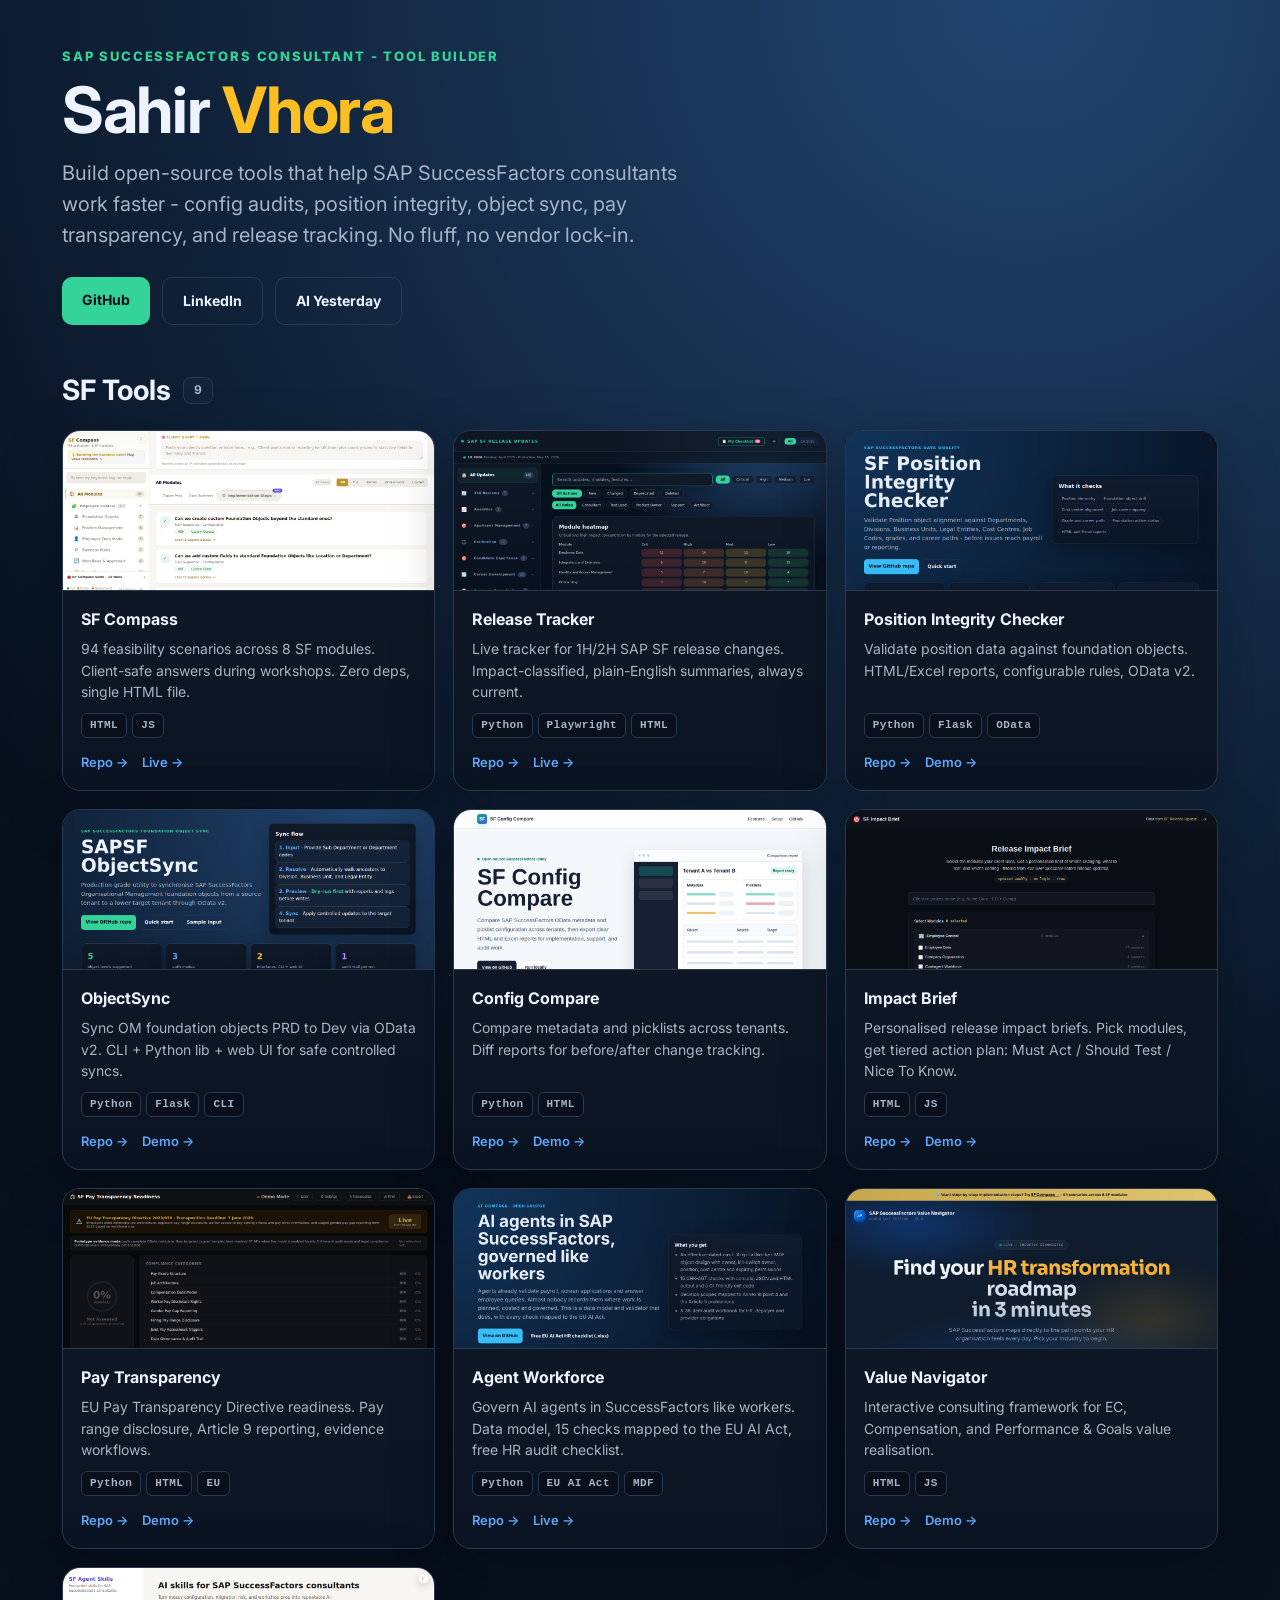
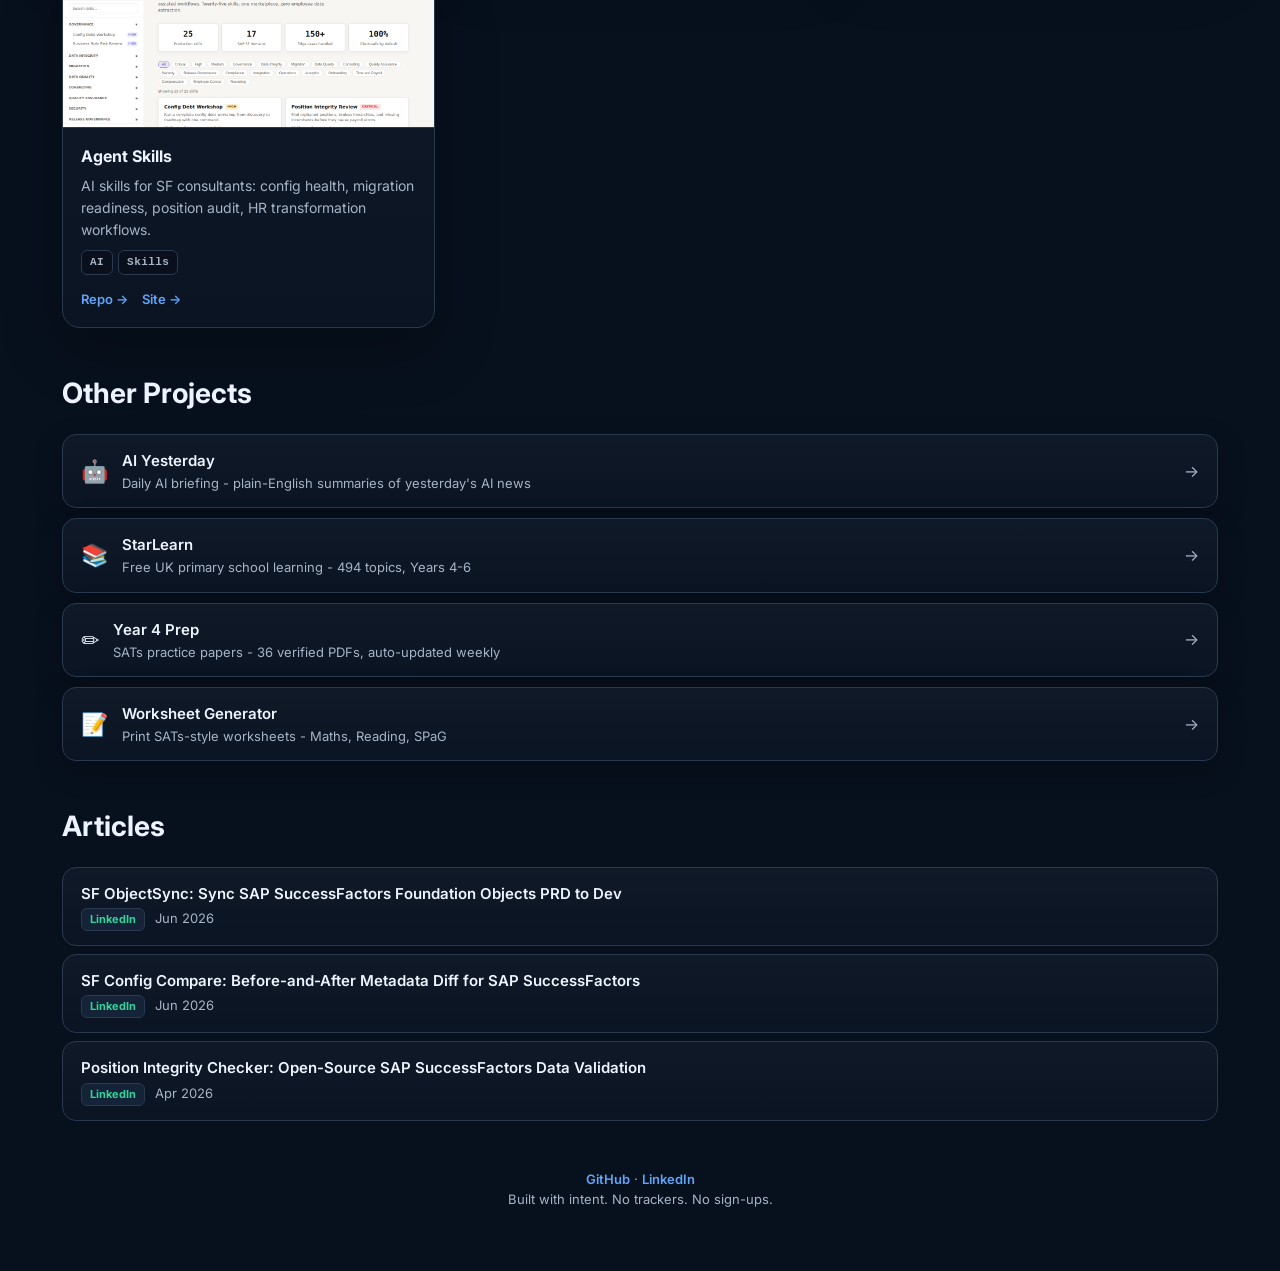
<file: index.html>
<!DOCTYPE html>
<html lang="en">
<head>
<meta charset="UTF-8">
<meta name="viewport" content="width=device-width, initial-scale=1.0">
<title>Sahir Vhora - SAP SuccessFactors Tools & Consulting</title>
<meta name="description" content="Open-source SAP SuccessFactors tools for consultants: config audit, position integrity, object sync, pay transparency, AI agent governance and more.">
<meta name="robots" content="index, follow, max-image-preview:large">
<link rel="canonical" href="https://sahirvhora.github.io/">
<link rel="sitemap" type="application/xml" href="sitemap.xml">
<meta property="og:title" content="Sahir Vhora">
<meta property="og:description" content="Open-source SAP SuccessFactors tools for consultants - config audit, position integrity, object sync, pay transparency, release tracking.">
<meta property="og:image" content="https://sahirvhora.github.io/images/sf-compass.png">
<meta property="og:url" content="https://sahirvhora.github.io/">
<meta property="og:type" content="website">
<meta name="twitter:card" content="summary_large_image">
<meta name="twitter:title" content="Sahir Vhora - SAP SuccessFactors Tools & Consulting">
<meta name="twitter:image" content="https://sahirvhora.github.io/images/sf-compass.png">
<script type="application/ld+json">
{"@context":"https://schema.org","@type":"Person","@id":"https://sahirvhora.github.io/#person","name":"Sahir Vhora","url":"https://sahirvhora.github.io/","jobTitle":"SAP SuccessFactors Employee Central consultant","sameAs":["https://github.com/SahirVhora"]}
</script>
<link rel="icon" href="data:image/svg+xml,<svg xmlns='http://www.w3.org/2000/svg' viewBox='0 0 100 100'><text y='.9em' font-size='90'>🔧</text></svg>">
<link rel="preconnect" href="https://fonts.googleapis.com">
<link rel="preconnect" href="https://fonts.gstatic.com" crossorigin>
<link href="https://fonts.googleapis.com/css2?family=Inter:wght@400;500;600;700;800&display=swap" rel="stylesheet">

<style>
:root { color-scheme:dark; --bg:#07101d; --panel:#101927; --panel2:#152338; --line:#29394f; --text:#edf4ff; --muted:#a6b4c7; --blue:#60a5fa; --green:#34d399; --red:#fb7185; --gold:#fbbf24; --purple:#c084fc; }
* { box-sizing:border-box; margin:0; padding:0; }
body {
  margin:0;
  font-family:Inter, ui-sans-serif, system-ui, -apple-system, BlinkMacSystemFont, "Segoe UI", sans-serif;
  background:radial-gradient(circle at 80% 0%, #21446f 0, var(--bg) 42%);
  color:var(--text); line-height:1.55; min-height:100vh;
}
.wrap { max-width:1200px; margin:0 auto; padding:46px 22px; }

/* ── Hero ── */
.hero { display:grid; grid-template-columns:1.1fr .9fr; gap:26px; align-items:center; }
.eyebrow { color:var(--green); text-transform:uppercase; letter-spacing:.14em; font-size:13px; font-weight:800; }
h1 { margin:12px 0 16px; font-size:clamp(34px,6vw,64px); line-height:1; font-weight:700; letter-spacing:-.02em; }
h1 .gold { color:var(--gold); }
.lead { color:var(--muted); font-size:20px; max-width:760px; }
.actions { display:flex; flex-wrap:wrap; gap:12px; margin-top:26px; }
a.btn { color:#06101d; background:var(--green); padding:12px 20px; border-radius:10px; text-decoration:none; font-weight:700; font-size:14px; transition:.2s; }
a.btn:hover { filter:brightness(1.15); }
a.btn.sec { color:var(--text); background:transparent; border:1px solid var(--line); }
a.btn.sec:hover { border-color:var(--gold); color:var(--gold); }

/* ── Section ── */
.section { margin-top:44px; }
.section-header { display:flex; align-items:center; gap:12px; margin-bottom:18px; }
.section-header h2 { font-size:clamp(20px,3vw,28px); font-weight:700; }
.section-header .count {
  font-size:12px; color:var(--muted); font-weight:700; background:var(--panel2);
  padding:3px 10px; border-radius:8px; border:1px solid var(--line);
}

/* ── Tool cards ── */
.card-grid { display:grid; grid-template-columns:repeat(auto-fill,minmax(320px,1fr)); gap:18px; }
.card {
  background:linear-gradient(180deg,var(--panel),#0b1422); border:1px solid var(--line);
  border-radius:18px; overflow:hidden; transition:all .3s;
  display:flex; flex-direction:column; box-shadow:0 20px 60px rgba(0,0,0,.25);
}
.card:hover { border-color:var(--gold); transform:translateY(-3px); }
.card-img {
  width:100%; height:160px; object-fit:cover; object-position:top;
  border-bottom:1px solid var(--line); display:block; background:var(--panel2);
}
.card-body { padding:16px 18px 18px; display:flex; flex-direction:column; flex:1; }
.card-body h3 { font-size:16px; font-weight:700; }
.card-body .desc { font-size:14px; color:var(--muted); margin-top:6px; flex:1; }
.card-body .tags { margin-top:10px; display:flex; gap:5px; flex-wrap:wrap; }
.card-body .tags span {
  font-size:11px; padding:3px 8px; border-radius:6px; font-weight:700; letter-spacing:.04em;
  background:#09101c; border:1px solid var(--line); color:var(--muted);
  font-family:"Cascadia Code","Fira Code",monospace;
}
.card-body .links { margin-top:14px; display:flex; gap:14px; font-size:13px; }
.card-body .links a { color:var(--blue); text-decoration:none; font-weight:600; }
.card-body .links a:hover { color:var(--gold); text-decoration:underline; }

/* ── Project list ── */
.project-list { display:flex; flex-direction:column; gap:10px; }
.project-item {
  display:flex; align-items:center; justify-content:space-between;
  background:linear-gradient(180deg,var(--panel),#0b1422); border:1px solid var(--line);
  border-radius:14px; padding:14px 18px; transition:all .25s;
  text-decoration:none; color:inherit; box-shadow:0 10px 30px rgba(0,0,0,.2);
}
.project-item:hover { border-color:var(--gold); transform:translateY(-1px); }
.project-item .left { display:flex; align-items:center; gap:14px; }
.project-item .emoji { font-size:22px; line-height:1; }
.project-item .name { font-weight:600; font-size:15px; }
.project-item .brief { font-size:13px; color:var(--muted); margin-top:1px; }
.project-item .arrow { color:var(--muted); font-size:16px; }

/* ── Articles ── */
.article-list { display:flex; flex-direction:column; gap:8px; }
.article-item {
  display:block; padding:14px 18px; border:1px solid var(--line);
  border-radius:14px; background:linear-gradient(180deg,var(--panel),#0b1422);
  text-decoration:none; color:inherit; transition:all .25s;
}
.article-item:hover { border-color:var(--gold); transform:translateY(-1px); }
.article-item .a-title { font-weight:600; font-size:15px; }
.article-item .a-meta { font-size:13px; color:var(--muted); margin-top:3px; }
.article-item .a-meta .tag {
  display:inline-block; font-size:11px; font-weight:700; padding:2px 8px;
  border-radius:6px; background:var(--panel2); border:1px solid var(--line);
  color:var(--green); margin-right:6px;
}

/* ── Footer ── */
.footer { text-align:center; padding:48px 0 16px; color:var(--muted); font-size:13px; }
.footer a { color:var(--blue); text-decoration:none; font-weight:600; }
.footer a:hover { color:var(--gold); text-decoration:underline; }

/* ── Responsive ── */
@media (max-width:860px){ .hero{grid-template-columns:1fr} .wrap{padding:30px 16px} }
@media (max-width:640px){ .card-grid{grid-template-columns:1fr} }
</style>
</head>
<body>

<div class="wrap">

<!-- ── Hero ── -->
<div class="hero">
  <div>
    <div class="eyebrow">SAP SuccessFactors Consultant - Tool Builder</div>
    <h1>Sahir <span class="gold">Vhora</span></h1>
    <div class="lead">Build open-source tools that help SAP SuccessFactors consultants work faster - config audits, position integrity, object sync, pay transparency, and release tracking. No fluff, no vendor lock-in.</div>
    <div class="actions">
      <a href="https://github.com/SahirVhora" class="btn">GitHub</a>
      <a href="https://www.linkedin.com/in/sahir-vhora-9242439/" class="btn sec">LinkedIn</a>
      <a href="https://sahirvhora.github.io/ai-yesterday" class="btn sec">AI Yesterday</a>
    </div>
  </div>
  <div></div>
</div>

<!-- ── SF Tools ── -->
<div class="section">
  <div class="section-header">
    <h2>SF Tools</h2>
    <span class="count">9</span>
  </div>
  <div class="card-grid">

    <div class="card">
      <img class="card-img" src="images/sf-compass.png" alt="SF Compass screenshot" loading="lazy">
      <div class="card-body">
        <h3>SF Compass</h3>
        <div class="desc">94 feasibility scenarios across 8 SF modules. Client-safe answers during workshops. Zero deps, single HTML file.</div>
        <div class="tags"><span>HTML</span><span>JS</span></div>
        <div class="links"><a href="https://github.com/SahirVhora/sf-compass">Repo &rarr;</a> <a href="https://sahirvhora.github.io/sf-compass/">Live &rarr;</a></div>
      </div>
    </div>

    <div class="card">
      <img class="card-img" src="images/sf-release-update.png" alt="Release Tracker screenshot" loading="lazy">
      <div class="card-body">
        <h3>Release Tracker</h3>
        <div class="desc">Live tracker for 1H/2H SAP SF release changes. Impact-classified, plain-English summaries, always current.</div>
        <div class="tags"><span>Python</span><span>Playwright</span><span>HTML</span></div>
        <div class="links"><a href="https://github.com/SahirVhora/sf-release-update">Repo &rarr;</a> <a href="https://sahirvhora.github.io/sf-release-update/">Live &rarr;</a></div>
      </div>
    </div>

    <div class="card">
      <img class="card-img" src="images/sf-position-integrity-checker.png" alt="Position Integrity Checker screenshot" loading="lazy">
      <div class="card-body">
        <h3>Position Integrity Checker</h3>
        <div class="desc">Validate position data against foundation objects. HTML/Excel reports, configurable rules, OData v2.</div>
        <div class="tags"><span>Python</span><span>Flask</span><span>OData</span></div>
        <div class="links"><a href="https://github.com/SahirVhora/sf-position-integrity-checker">Repo &rarr;</a> <a href="https://sahirvhora.github.io/sf-position-integrity-checker/">Demo &rarr;</a></div>
      </div>
    </div>

    <div class="card">
      <img class="card-img" src="images/sf-object-sync.png" alt="ObjectSync screenshot" loading="lazy">
      <div class="card-body">
        <h3>ObjectSync</h3>
        <div class="desc">Sync OM foundation objects PRD to Dev via OData v2. CLI + Python lib + web UI for safe controlled syncs.</div>
        <div class="tags"><span>Python</span><span>Flask</span><span>CLI</span></div>
        <div class="links"><a href="https://github.com/SahirVhora/sf-object-sync">Repo &rarr;</a> <a href="https://sahirvhora.github.io/sf-object-sync/">Demo &rarr;</a></div>
      </div>
    </div>

    <div class="card">
      <img class="card-img" src="images/sf-config-compare.png" alt="Config Compare screenshot" loading="lazy">
      <div class="card-body">
        <h3>Config Compare</h3>
        <div class="desc">Compare metadata and picklists across tenants. Diff reports for before/after change tracking.</div>
        <div class="tags"><span>Python</span><span>HTML</span></div>
        <div class="links"><a href="https://github.com/SahirVhora/sf-config-compare">Repo &rarr;</a> <a href="https://sahirvhora.github.io/sf-config-compare/">Demo &rarr;</a></div>
      </div>
    </div>

    <div class="card">
      <img class="card-img" src="images/sf-impact-brief.png" alt="Impact Brief screenshot" loading="lazy">
      <div class="card-body">
        <h3>Impact Brief</h3>
        <div class="desc">Personalised release impact briefs. Pick modules, get tiered action plan: Must Act / Should Test / Nice To Know.</div>
        <div class="tags"><span>HTML</span><span>JS</span></div>
        <div class="links"><a href="https://github.com/SahirVhora/sf-impact-brief">Repo &rarr;</a> <a href="https://sahirvhora.github.io/sf-impact-brief/">Demo &rarr;</a></div>
      </div>
    </div>

    <div class="card">
      <img class="card-img" src="images/sf-pay-transparency.png" alt="Pay Transparency screenshot" loading="lazy">
      <div class="card-body">
        <h3>Pay Transparency</h3>
        <div class="desc">EU Pay Transparency Directive readiness. Pay range disclosure, Article 9 reporting, evidence workflows.</div>
        <div class="tags"><span>Python</span><span>HTML</span><span>EU</span></div>
        <div class="links"><a href="https://github.com/SahirVhora/sf-pay-transparency">Repo &rarr;</a> <a href="https://sahirvhora.github.io/sf-pay-transparency/">Demo &rarr;</a></div>
      </div>
    </div>

    <div class="card">
      <img class="card-img" src="images/sf-agent-workforce.png" alt="SF Agent Workforce screenshot" loading="lazy">
      <div class="card-body">
        <h3>Agent Workforce</h3>
        <div class="desc">Govern AI agents in SuccessFactors like workers. Data model, 15 checks mapped to the EU AI Act, free HR audit checklist.</div>
        <div class="tags"><span>Python</span><span>EU AI Act</span><span>MDF</span></div>
        <div class="links"><a href="https://github.com/SahirVhora/sf-agent-workforce">Repo &rarr;</a> <a href="https://sahirvhora.github.io/sf-agent-workforce/">Live &rarr;</a></div>
      </div>
    </div>

    <div class="card">
      <img class="card-img" src="images/sf-value-navigator.png" alt="Value Navigator screenshot" loading="lazy">
      <div class="card-body">
        <h3>Value Navigator</h3>
        <div class="desc">Interactive consulting framework for EC, Compensation, and Performance & Goals value realisation.</div>
        <div class="tags"><span>HTML</span><span>JS</span></div>
        <div class="links"><a href="https://github.com/SahirVhora/sf-value-navigator">Repo &rarr;</a> <a href="https://sahirvhora.github.io/sf-value-navigator/">Demo &rarr;</a></div>
      </div>
    </div>

    <div class="card">
      <img class="card-img" src="images/sf-agent-skills.png" alt="Agent Skills screenshot" loading="lazy">
      <div class="card-body">
        <h3>Agent Skills</h3>
        <div class="desc">AI skills for SF consultants: config health, migration readiness, position audit, HR transformation workflows.</div>
        <div class="tags"><span>AI</span><span>Skills</span></div>
        <div class="links"><a href="https://github.com/SahirVhora/sf-agent-skills">Repo &rarr;</a> <a href="https://sahirvhora.github.io/sf-agent-skills/">Site &rarr;</a></div>
      </div>
    </div>



  </div>
</div>

<!-- ── Other Projects ── -->
<div class="section">
  <div class="section-header">
    <h2>Other Projects</h2>
  </div>
  <div class="project-list">
    <a href="https://sahirvhora.github.io/ai-yesterday" class="project-item">
      <div class="left"><span class="emoji">🤖</span><div><div class="name">AI Yesterday</div><div class="brief">Daily AI briefing - plain-English summaries of yesterday's AI news</div></div></div>
      <span class="arrow">&rarr;</span>
    </a>
    <a href="https://sahirvhora.github.io/starlearn" class="project-item">
      <div class="left"><span class="emoji">📚</span><div><div class="name">StarLearn</div><div class="brief">Free UK primary school learning - 494 topics, Years 4-6</div></div></div>
      <span class="arrow">&rarr;</span>
    </a>
    <a href="https://sahirvhora.github.io/year4-prep" class="project-item">
      <div class="left"><span class="emoji">✏️</span><div><div class="name">Year 4 Prep</div><div class="brief">SATs practice papers - 36 verified PDFs, auto-updated weekly</div></div></div>
      <span class="arrow">&rarr;</span>
    </a>
    <a href="https://github.com/SahirVhora/worksheet-generator" class="project-item">
      <div class="left"><span class="emoji">📝</span><div><div class="name">Worksheet Generator</div><div class="brief">Print SATs-style worksheets - Maths, Reading, SPaG</div></div></div>
      <span class="arrow">&rarr;</span>
    </a>

  </div>
</div>

<!-- ── Articles ── -->
<div class="section">
  <div class="section-header">
    <h2>Articles</h2>
  </div>
  <div class="article-list">
    <a href="https://www.linkedin.com/feed/update/urn:li:activity:7471120571628642304/" class="article-item">
      <div class="a-title">SF ObjectSync: Sync SAP SuccessFactors Foundation Objects PRD to Dev</div>
      <div class="a-meta"><span class="tag">LinkedIn</span> Jun 2026</div>
    </a>
    <a href="https://www.linkedin.com/feed/update/urn:li:activity:7470015079183478784/" class="article-item">
      <div class="a-title">SF Config Compare: Before-and-After Metadata Diff for SAP SuccessFactors</div>
      <div class="a-meta"><span class="tag">LinkedIn</span> Jun 2026</div>
    </a>
    <a href="https://www.linkedin.com/feed/update/urn:li:activity:7450139616210219008/" class="article-item">
      <div class="a-title">Position Integrity Checker: Open-Source SAP SuccessFactors Data Validation</div>
      <div class="a-meta"><span class="tag">LinkedIn</span> Apr 2026</div>
    </a>
  </div>
</div>

<!-- ── Footer ── -->
<footer class="footer">
  <a href="https://github.com/SahirVhora">GitHub</a> &middot; <a href="https://www.linkedin.com/in/sahir-vhora-9242439/">LinkedIn</a><br>
  Built with intent. No trackers. No sign-ups.
</footer>

</div>

</body>
</html>
</file>
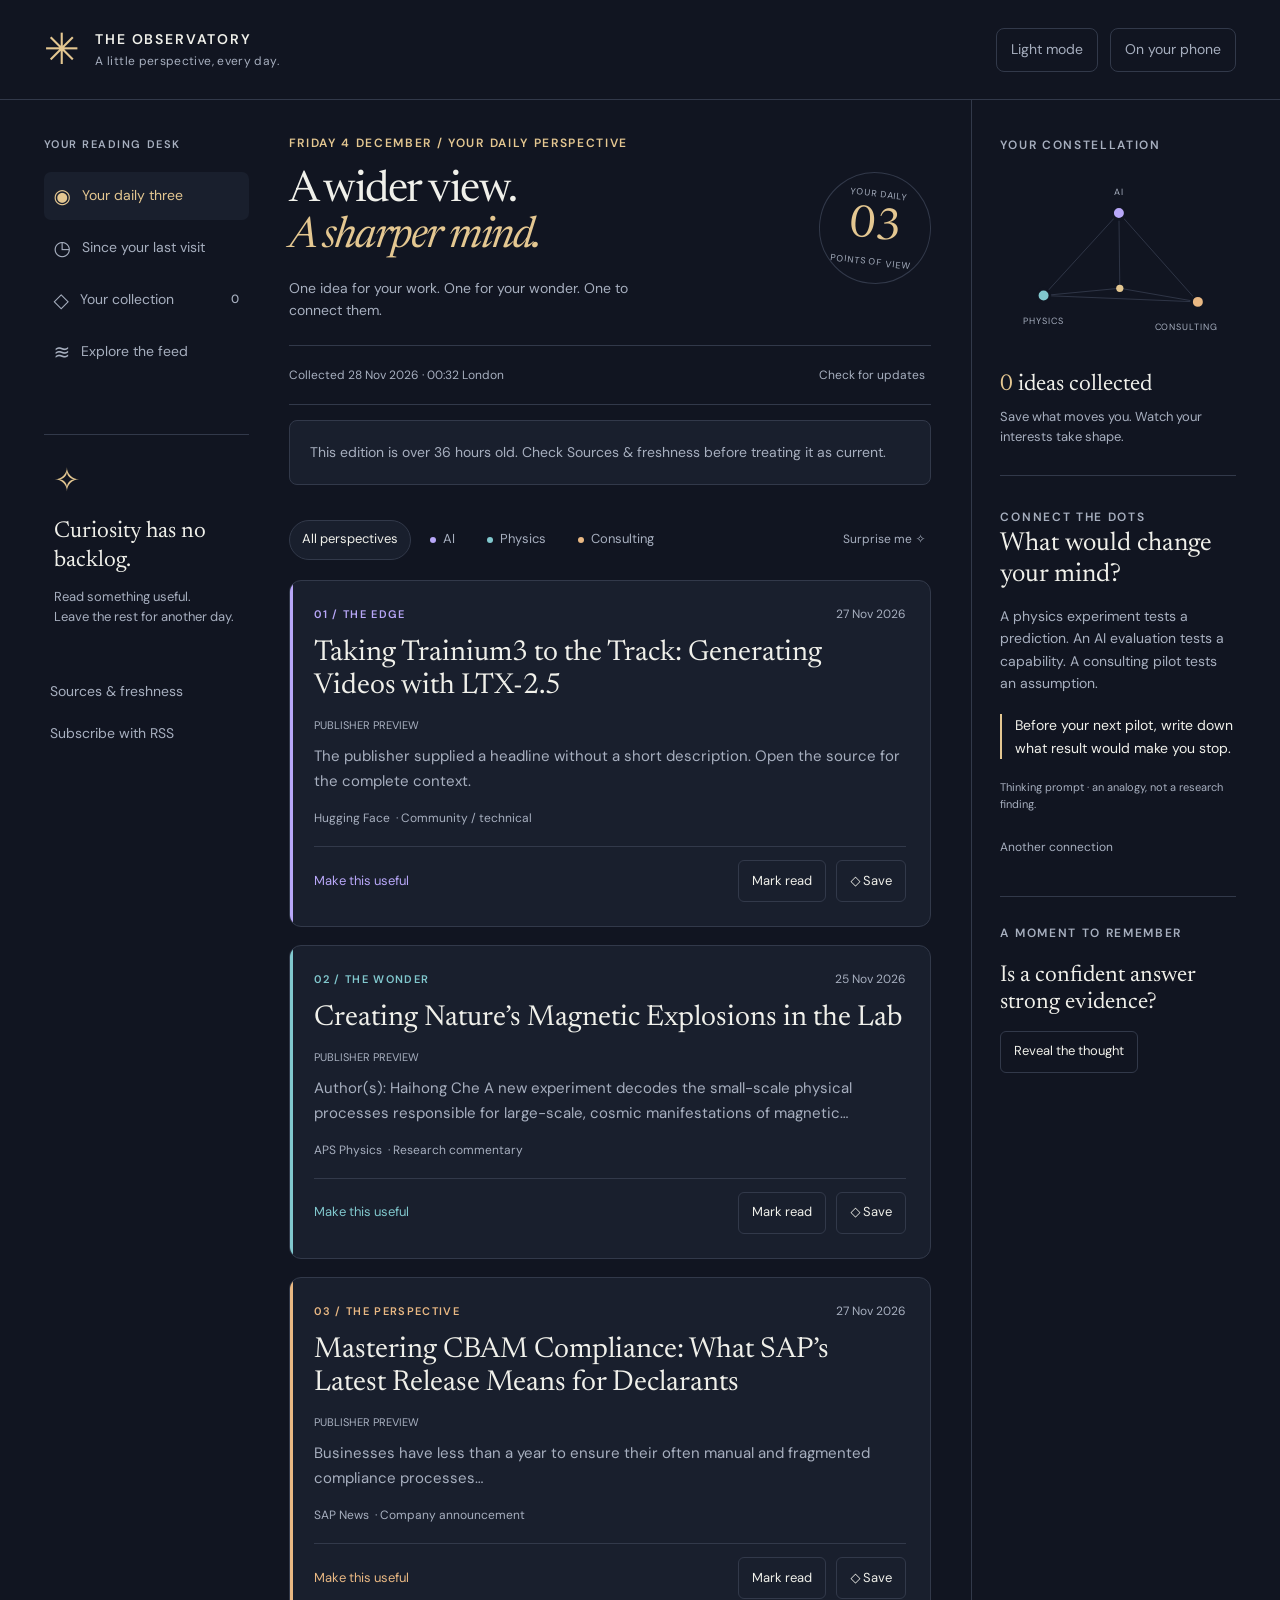
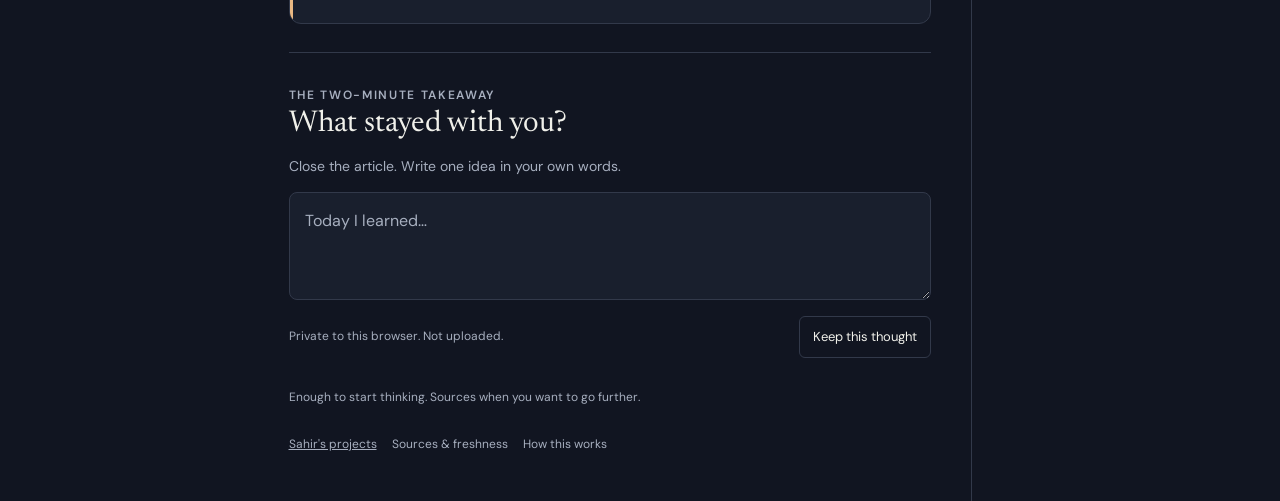
<file: observatory/index.html>
<!doctype html>
<html lang="en">
<head>
  <meta charset="utf-8">
  <meta name="viewport" content="width=device-width,initial-scale=1">
  <meta name="theme-color" content="#111521">
  <meta name="description" content="A small daily reading ritual for AI, physics and consulting. Discover a useful idea, follow the evidence, and build your own constellation of knowledge.">
  <title>The Observatory · Your daily perspective</title>
  <link rel="icon" href="icon.svg" type="image/svg+xml">
  <link rel="manifest" href="manifest.webmanifest">
  <link rel="alternate" type="application/rss+xml" title="The Observatory" href="feed.xml">
  <link rel="stylesheet" href="style.css">
  <script src="app.js" defer></script>
</head>
<body>
  <a class="skip" href="#main">Skip to stories</a>
  <header class="topbar">
    <a class="brand" href="./" aria-label="The Observatory home"><span class="brand-mark" aria-hidden="true">✳</span><span>THE OBSERVATORY<small>A little perspective, every day.</small></span></a>
    <div class="header-actions"><button id="theme" class="quiet" aria-label="Switch colour theme">Light mode</button><button id="setup" class="quiet">On your phone</button></div>
  </header>
  <div class="layout">
    <aside class="sidebar" aria-label="Reading views">
      <p class="eyebrow">YOUR READING DESK</p>
      <nav id="views"><button data-view="today" class="nav-item active" aria-pressed="true"><span>◉</span> Your daily three</button><button data-view="new" class="nav-item" aria-pressed="false"><span>◷</span> Since your last visit <b id="new-count"></b></button><button data-view="saved" class="nav-item" aria-pressed="false"><span>◇</span> Your collection <b id="saved-count">0</b></button><button data-view="all" class="nav-item" aria-pressed="false"><span>≋</span> Explore the feed</button></nav>
      <div class="sidebar-note"><span class="mini-orbit" aria-hidden="true">✧</span><p>Curiosity has no backlog.</p><small>Read something useful.<br>Leave the rest for another day.</small></div>
      <button id="sources-button" class="text-button">Sources & freshness</button>
      <a class="sidebar-link" href="feed.xml">Subscribe with RSS</a>
    </aside>
    <main id="main" tabindex="-1">
      <section class="intro"><div><p class="eyebrow" id="edition-date">YOUR PERSONAL OBSERVATORY</p><h1 id="view-title">A wider view.<br><em>A sharper mind.</em></h1><p id="view-description">One idea for your work. One for your wonder. One to connect them.</p></div><div class="edition-stamp"><span>YOUR DAILY</span><strong>03</strong><span>POINTS OF VIEW</span></div></section>
      <div class="reading-bar"><span id="freshness" role="status">Opening your edition…</span><button id="refresh" class="text-button">Check for updates</button></div>
      <div id="warning" class="notice" hidden></div>
      <section class="topic-row" aria-label="Topic filter"><button data-topic="all" class="topic active" aria-pressed="true">All perspectives</button><button data-topic="ai" class="topic" aria-pressed="false"><span class="topic-dot ai"></span>AI</button><button data-topic="physics" class="topic" aria-pressed="false"><span class="topic-dot physics"></span>Physics</button><button data-topic="consulting" class="topic" aria-pressed="false"><span class="topic-dot consulting"></span>Consulting</button><button id="surprise" class="text-button surprise">Surprise me ✧</button></section>
      <section id="stories" class="stories" aria-label="Selected stories" aria-live="polite"><div class="empty">Loading source-backed stories…</div></section>
      <section id="ritual" class="ritual"><span class="eyebrow">THE TWO-MINUTE TAKEAWAY</span><h2>What stayed with you?</h2><p>Close the article. Write one idea in your own words.</p><label class="sr-only" for="reflection">Your takeaway</label><textarea id="reflection" rows="3" maxlength="2000" placeholder="Today I learned…"></textarea><div class="reflection-footer"><span id="reflection-status">Private to this browser. Not uploaded.</span><button id="save-reflection" class="small-button">Keep this thought</button></div></section>
      <footer><p>Enough to start thinking. Sources when you want to go further.</p><a href="../">Sahir's projects</a><button id="sources-footer" class="text-button">Sources & freshness</button><button id="about" class="text-button">How this works</button></footer>
    </main>
    <aside class="right-rail">
      <section class="constellation"><p class="eyebrow">YOUR CONSTELLATION</p><svg viewBox="0 0 260 205" role="img" aria-label="Your saved stories connect AI, physics and consulting"><path d="M48 135 L131 44 L218 142 Z M48 135 L132 127 L131 44 M132 127 L218 142" class="map-lines"/><circle cx="131" cy="44" r="7" class="star ai-star"/><circle cx="48" cy="135" r="7" class="star physics-star"/><circle cx="218" cy="142" r="7" class="star consulting-star"/><circle cx="132" cy="127" r="4" class="center-star"/><text x="131" y="24" text-anchor="middle">AI</text><text x="48" y="166" text-anchor="middle">PHYSICS</text><text x="205" y="173" text-anchor="middle">CONSULTING</text></svg><p><strong id="constellation-count">0</strong> ideas collected</p><small>Save what moves you. Watch your interests take shape.</small></section>
      <section class="bridge"><span class="eyebrow">CONNECT THE DOTS</span><h2 id="bridge-title">What would change your mind?</h2><p id="bridge-body">A physics experiment tests a prediction. An AI evaluation tests a capability. A consulting pilot tests an assumption.</p><div class="bridge-question" id="bridge-question">Before your next pilot, write down what result would make you stop.</div><small>Thinking prompt · an analogy, not a research finding.</small><button id="next-bridge" class="text-button">Another connection</button></section>
      <section class="recall"><p class="eyebrow">A MOMENT TO REMEMBER</p><h2 id="recall-question">Is a confident answer strong evidence?</h2><button id="recall-reveal" class="small-button">Reveal the thought</button><p id="recall-answer" hidden>Confidence describes presentation. Evidence comes from checking claims against reliable sources and repeatable observations.</p></section>
    </aside>
  </div>
  <dialog id="dialog"><div class="dialog-top"><span class="eyebrow" id="dialog-label">THE OBSERVATORY</span><button id="close-dialog" class="quiet" aria-label="Close dialog">Close ✕</button></div><div id="dialog-content"></div></dialog>
  <div id="toast" class="toast" role="status" hidden></div>
  <noscript><p class="notice">JavaScript is needed for the reading desk. You can still <a href="feed.xml">open the RSS feed</a>.</p></noscript>
</body>
</html>
</file>
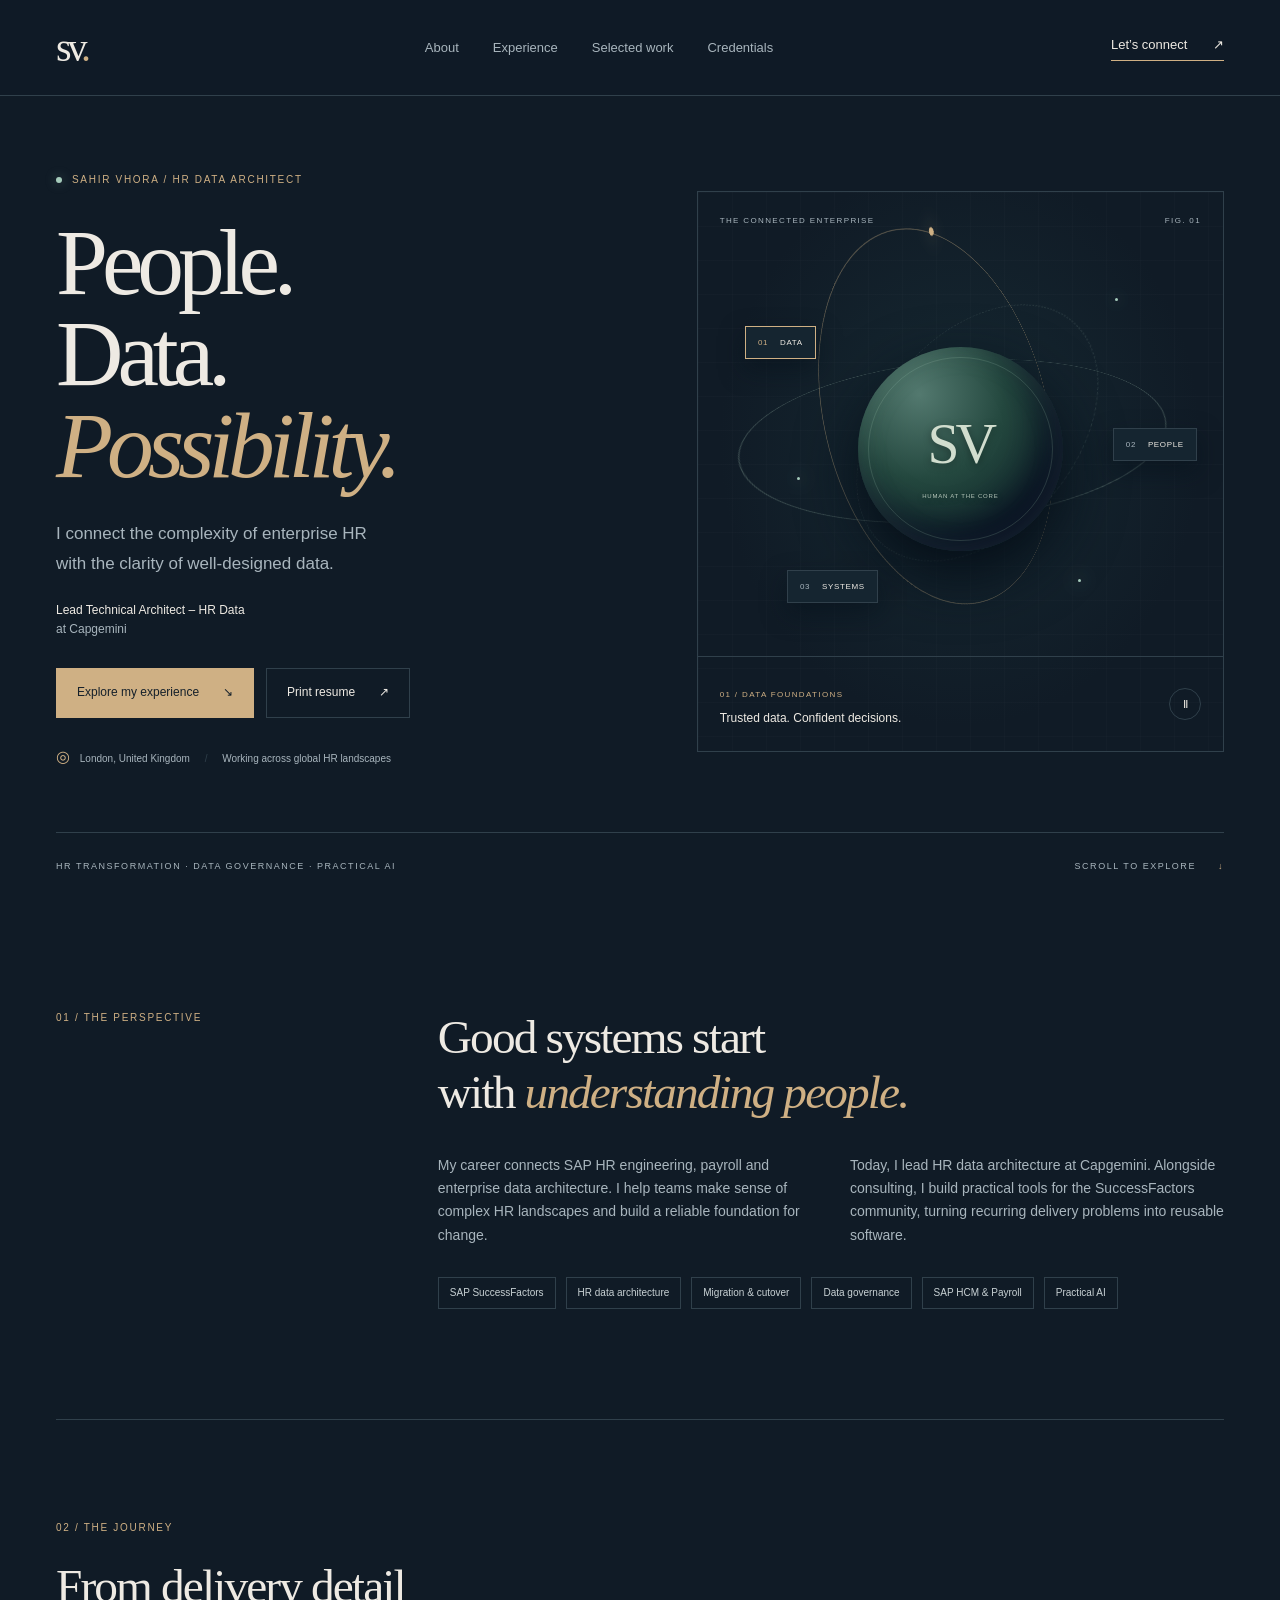
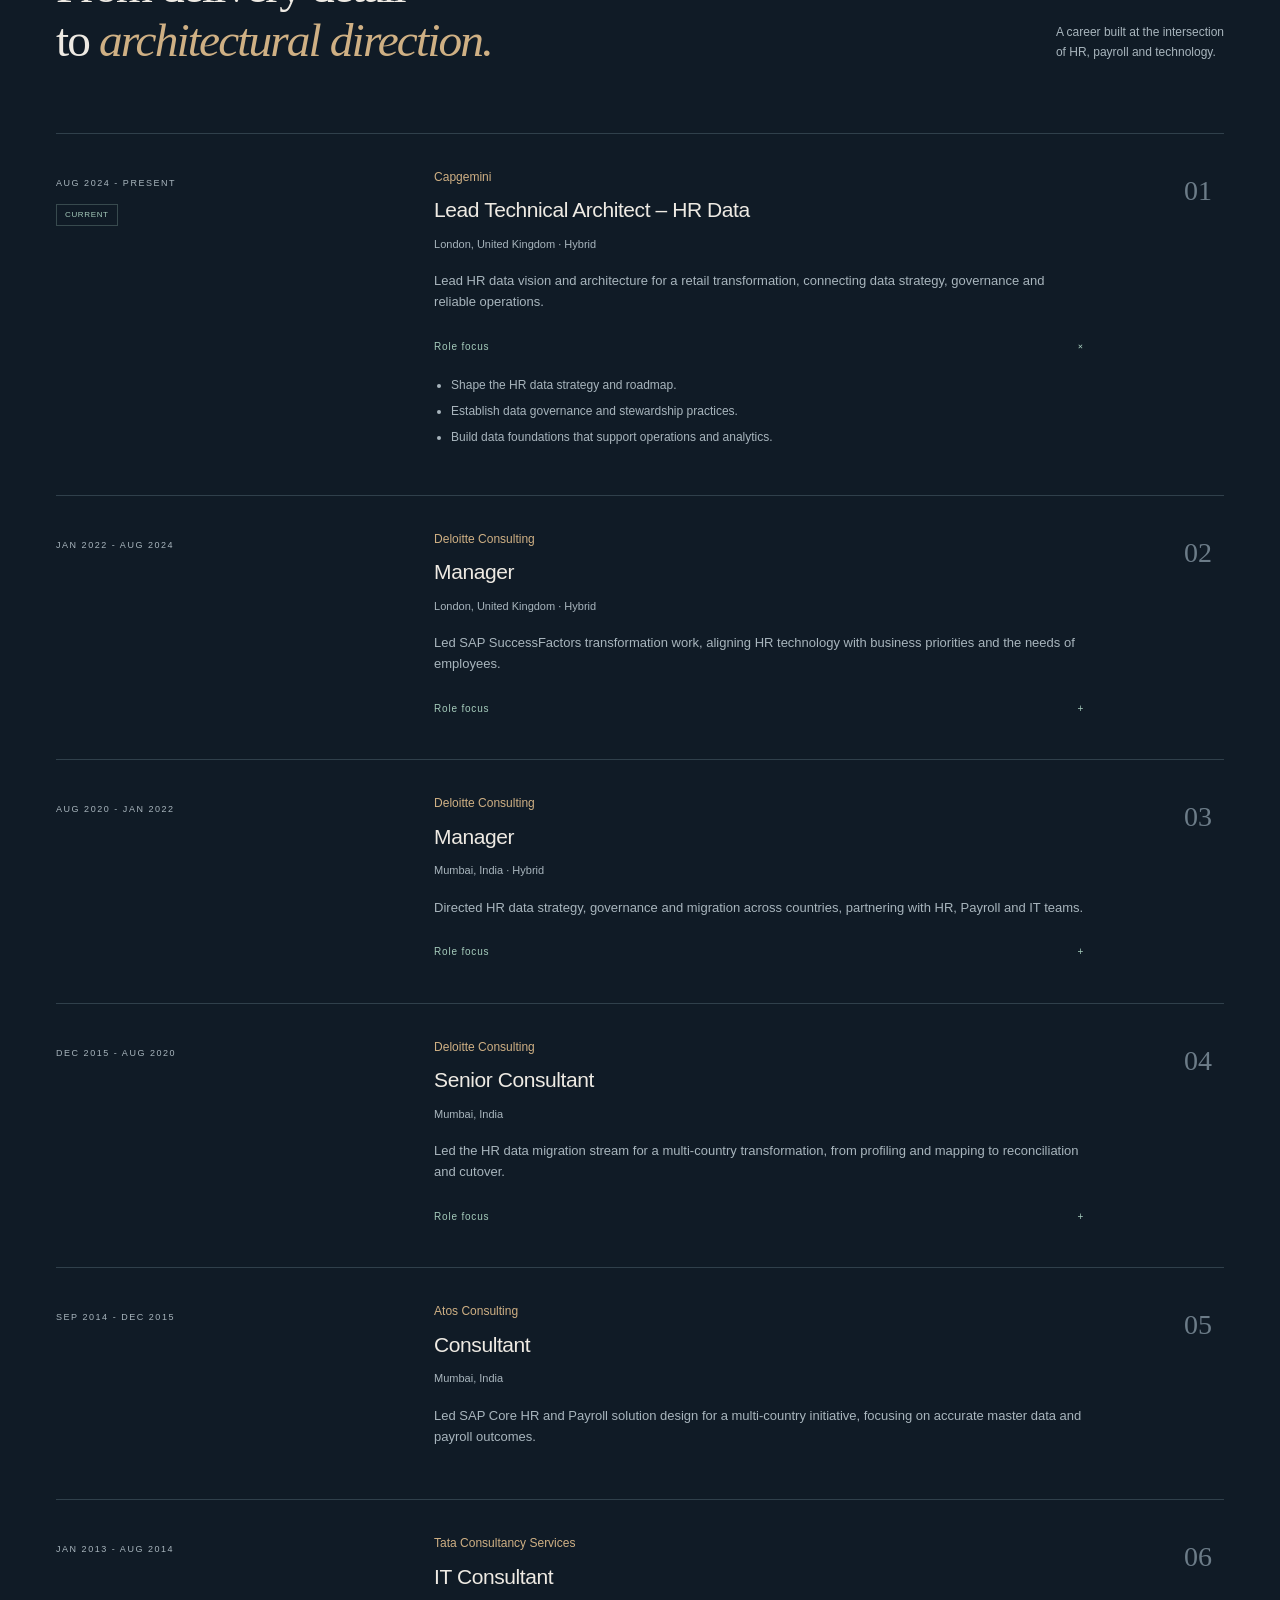
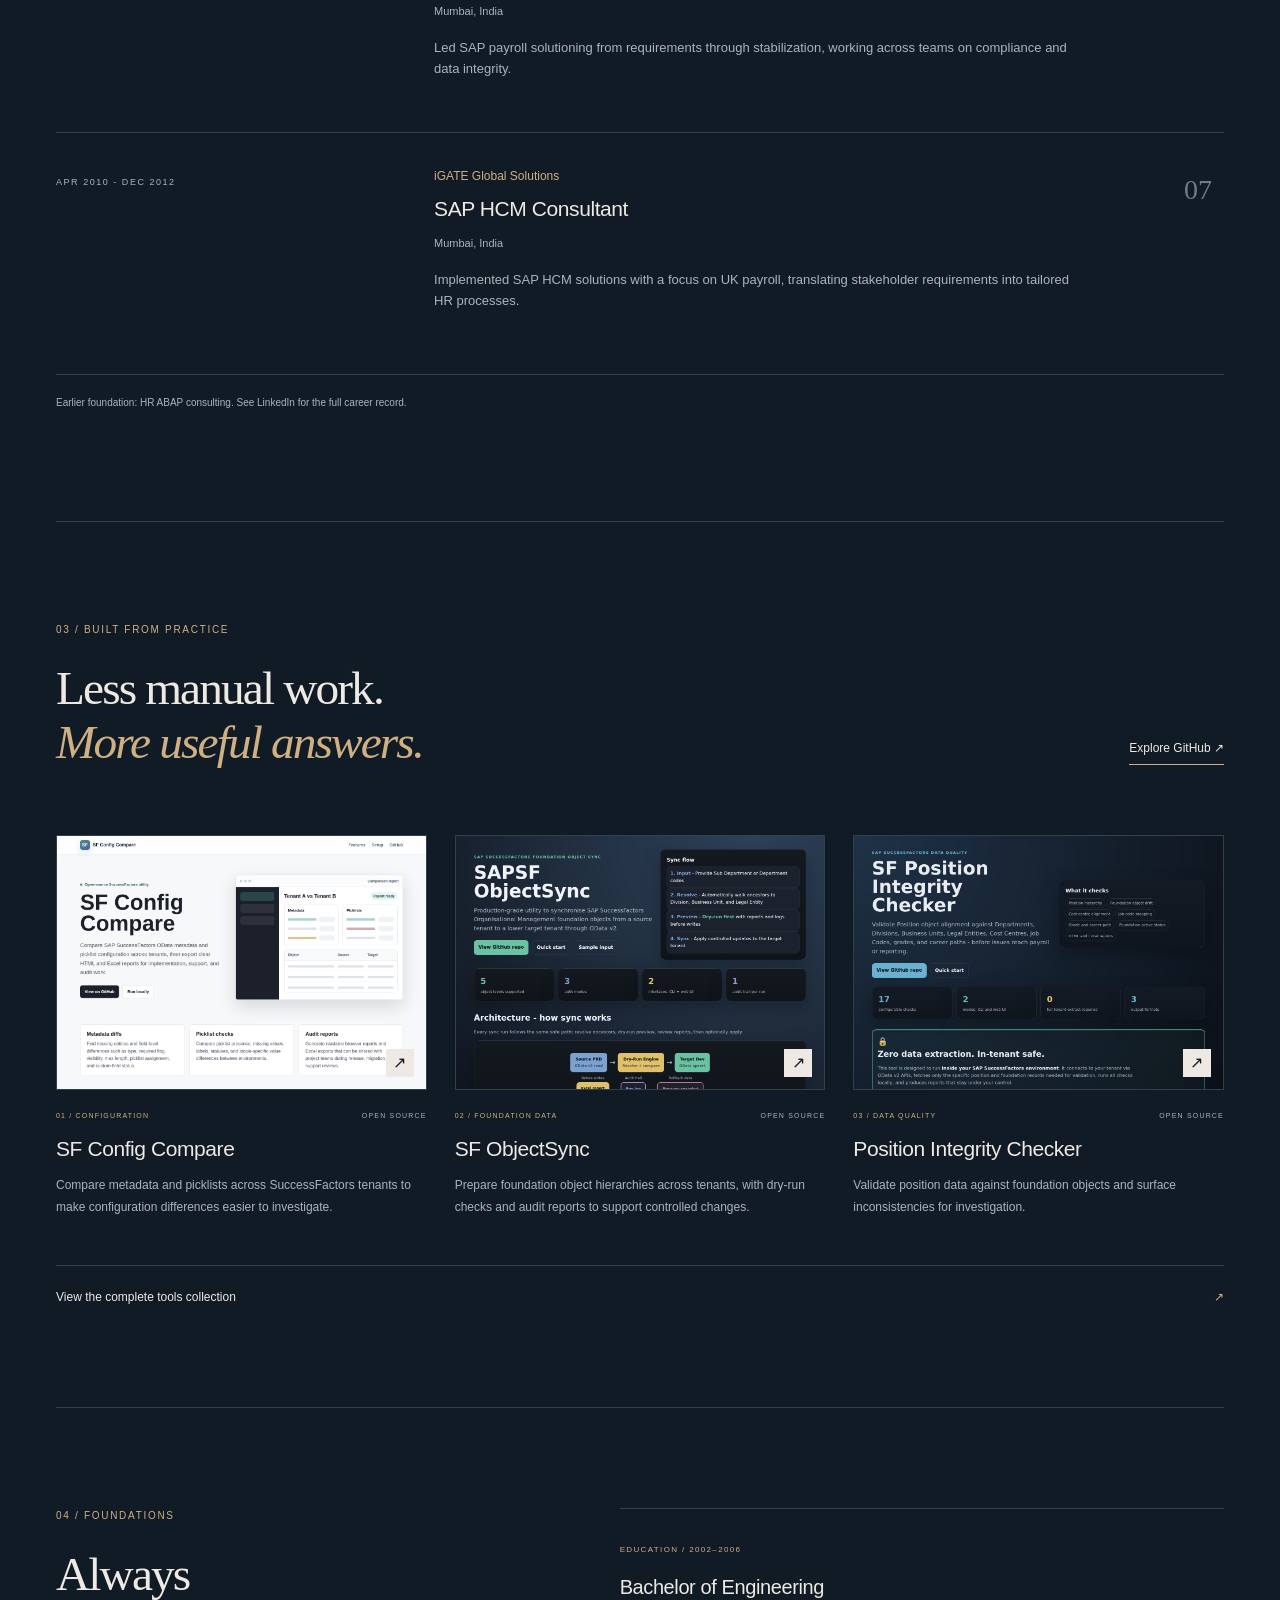
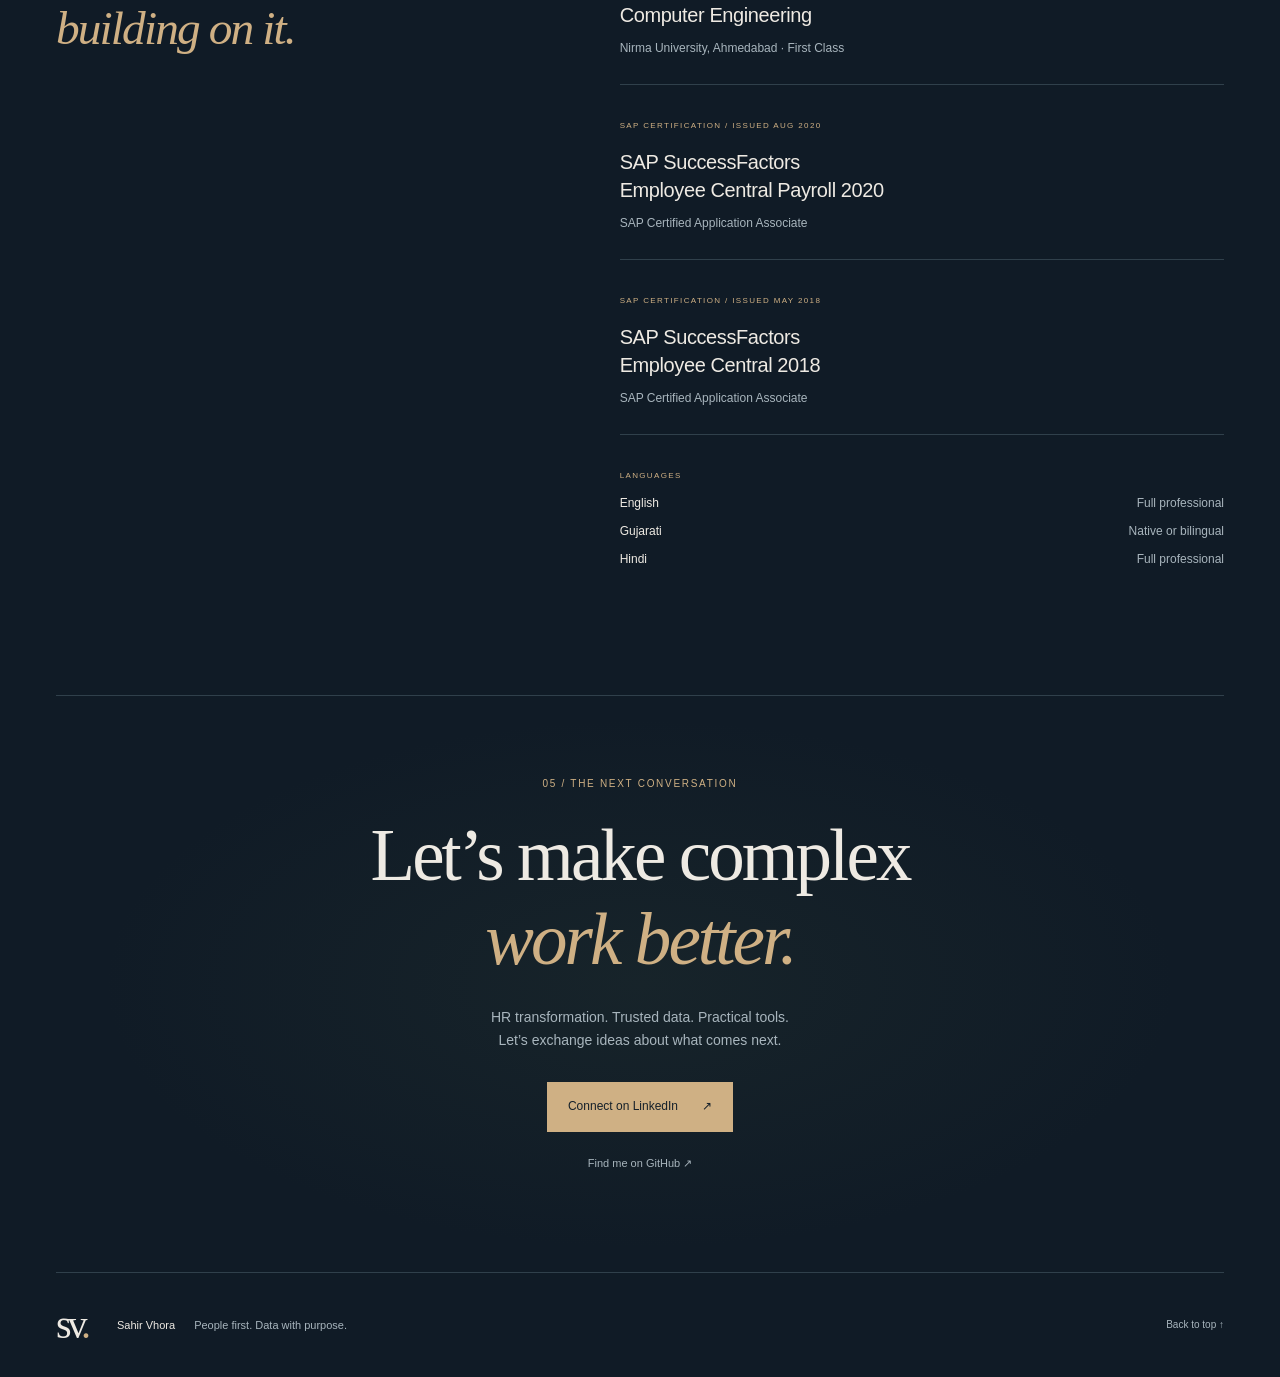
<file: resume/index.html>
<!doctype html>
<html lang="en">
<head>
<meta charset="utf-8">
<meta name="viewport" content="width=device-width,initial-scale=1">
<title>Sahir Vhora | HR Data Architect & SAP SuccessFactors</title>
<meta name="description" content="Sahir Vhora, Lead Technical Architect – HR Data. SAP SuccessFactors, payroll transformation, data governance and practical tools for better delivery.">
<meta name="theme-color" content="#101b26">
<link rel="icon" href="./mark.svg" type="image/svg+xml">
<link rel="stylesheet" href="./style.css">
<script src="./app.js" defer>
</script>
<meta property="og:title" content="Sahir Vhora | People. Data. Possibility.">
<meta property="og:description" content="HR data architecture, SAP SuccessFactors and practical engineering. Explore my experience and selected work.">
<meta property="og:type" content="profile">
</head>
<body>
<a class="skip" href="#main">Skip to content</a>
<header class="header">
<a class="wordmark" href="#home" aria-label="Sahir Vhora home">sv<span>.</span>
</a>
<nav aria-label="Main navigation">
<a href="#about">About</a>
<a href="#experience">Experience</a>
<a href="#work">Selected work</a>
<a href="#credentials">Credentials</a>
</nav>
<a class="contact-link" href="#contact">Let’s connect <span aria-hidden="true">↗</span>
</a>
</header>
<main id="main">
<section class="hero section" id="home">
<div class="hero-copy">
<p class="eyebrow">
<span class="status-dot">
</span> SAHIR VHORA / HR DATA ARCHITECT</p>
<h1><span class="print-name">Sahir Vhora</span><span class="screen-title">People. <br>Data. <br>
<em>Possibility.</em></span>
</h1>
<p class="hero-intro">I connect the complexity of enterprise HR<br class="desktop"> with the clarity of well-designed data.</p>
<p class="role">Lead Technical Architect – HR Data <span>at Capgemini</span>
</p>
<div class="actions">
<a class="button primary" href="#experience">Explore my experience <span aria-hidden="true">↘</span>
</a>
<button class="button secondary" id="print">Print resume <span aria-hidden="true">↗</span>
</button>
</div>
<p class="location">
<span aria-hidden="true">◎</span> London, United Kingdom <span class="separator">/</span> Working across global HR landscapes</p>
</div>
<div class="visual" aria-label="Interactive illustration of connected HR data disciplines">
<div class="visual-top">
<span>THE CONNECTED ENTERPRISE</span>
<span>FIG. 01</span>
</div>
<div class="orbital-stage">
<div class="orbit orbit-one">
</div>
<div class="orbit orbit-two">
</div>
<div class="orbit orbit-three">
</div>
<div class="core">
<div class="core-inner">SV<span>HUMAN AT THE CORE</span>
</div>
</div>
<button class="node node-data active" data-focus="data" aria-pressed="true">01 <span>DATA</span>
</button>
<button class="node node-people" data-focus="people" aria-pressed="false">02 <span>PEOPLE</span>
</button>
<button class="node node-systems" data-focus="systems" aria-pressed="false">03 <span>SYSTEMS</span>
</button>
<div class="spark s1">
</div>
<div class="spark s2">
</div>
<div class="spark s3">
</div>
</div>
<div class="visual-bottom">
<div aria-live="polite">
<span class="micro" id="focus-label">01 / DATA FOUNDATIONS</span>
<p id="focus-copy">Trusted data. Confident decisions.</p>
</div>
<button id="motion" class="motion" aria-pressed="false" aria-label="Pause illustration motion">Ⅱ</button>
</div>
</div>
<div class="hero-foot">
<span>HR TRANSFORMATION · DATA GOVERNANCE · PRACTICAL AI</span>
<a href="#about">SCROLL TO EXPLORE <span aria-hidden="true">↓</span>
</a>
</div>
</section>
<section id="about" class="section about">
<div class="section-label">01 / THE PERSPECTIVE</div>
<div>
<h2>Good systems start <br>with <em>understanding people.</em>
</h2>
<div class="about-columns">
<p>My career connects SAP HR engineering, payroll and enterprise data architecture. I help teams make sense of complex HR landscapes and build a reliable foundation for change.</p>
<p>Today, I lead HR data architecture at Capgemini. Alongside consulting, I build practical tools for the SuccessFactors community, turning recurring delivery problems into reusable software.</p>
</div>
<div class="expertise">
<span>SAP SuccessFactors</span>
<span>HR data architecture</span>
<span>Migration & cutover</span>
<span>Data governance</span>
<span>SAP HCM & Payroll</span>
<span>Practical AI</span>
</div>
</div>
</section>
<section id="experience" class="section experience">
<div class="section-heading">
<div>
<p class="section-label">02 / THE JOURNEY</p>
<h2>From delivery detail <br>to <em>architectural direction.</em>
</h2>
</div>
<p class="section-aside">A career built at the intersection <br>of HR, payroll and technology.</p>
</div>
<div class="timeline">
<article class="career current">
<div class="career-date">AUG 2024 - PRESENT<span class="current-tag">CURRENT</span>
</div>
<div class="career-main">
<p class="company">Capgemini</p>
<h3>Lead Technical Architect – HR Data</h3>
<p class="place">London, United Kingdom · Hybrid</p>
<p>Lead HR data vision and architecture for a retail transformation, connecting data strategy, governance and reliable operations.</p>
<details open>
<summary>Role focus <span aria-hidden="true">+</span>
</summary>
<ul>
<li>Shape the HR data strategy and roadmap.</li>
<li>Establish data governance and stewardship practices.</li>
<li>Build data foundations that support operations and analytics.</li>
</ul>
</details>
</div>
<span class="career-number" aria-hidden="true">01</span>
</article>
<article class="career">
<div class="career-date">JAN 2022 - AUG 2024</div>
<div class="career-main">
<p class="company">Deloitte Consulting</p>
<h3>Manager</h3>
<p class="place">London, United Kingdom · Hybrid</p>
<p>Led SAP SuccessFactors transformation work, aligning HR technology with business priorities and the needs of employees.</p>
<details>
<summary>Role focus <span aria-hidden="true">+</span>
</summary>
<ul>
<li>Connect delivery decisions with HR transformation objectives.</li>
<li>Lead collaboration across business and technology teams.</li>
</ul>
</details>
</div>
<span class="career-number" aria-hidden="true">02</span>
</article>
<article class="career">
<div class="career-date">AUG 2020 - JAN 2022</div>
<div class="career-main">
<p class="company">Deloitte Consulting</p>
<h3>Manager</h3>
<p class="place">Mumbai, India · Hybrid</p>
<p>Directed HR data strategy, governance and migration across countries, partnering with HR, Payroll and IT teams.</p>
<details>
<summary>Role focus <span aria-hidden="true">+</span>
</summary>
<ul>
<li>Manage migration quality and compliance requirements.</li>
<li>Enable reporting and analytics through consistent data practices.</li>
</ul>
</details>
</div>
<span class="career-number" aria-hidden="true">03</span>
</article>
<article class="career">
<div class="career-date">DEC 2015 - AUG 2020</div>
<div class="career-main">
<p class="company">Deloitte Consulting</p>
<h3>Senior Consultant</h3>
<p class="place">Mumbai, India</p>
<p>Led the HR data migration stream for a multi-country transformation, from profiling and mapping to reconciliation and cutover.</p>
<details>
<summary>Role focus <span aria-hidden="true">+</span>
</summary>
<ul>
<li>Own migration strategy, cleansing, transformations and defect triage.</li>
<li>Plan cutover with reconciliation controls and auditable sign-offs.</li>
<li>Support HR and payroll transformation as Payroll Lead.</li>
</ul>
</details>
</div>
<span class="career-number" aria-hidden="true">04</span>
</article>
<article class="career">
<div class="career-date">SEP 2014 - DEC 2015</div>
<div class="career-main">
<p class="company">Atos Consulting</p>
<h3>Consultant</h3>
<p class="place">Mumbai, India</p>
<p>Led SAP Core HR and Payroll solution design for a multi-country initiative, focusing on accurate master data and payroll outcomes.</p>
</div>
<span class="career-number" aria-hidden="true">05</span>
</article>
<article class="career">
<div class="career-date">JAN 2013 - AUG 2014</div>
<div class="career-main">
<p class="company">Tata Consultancy Services</p>
<h3>IT Consultant</h3>
<p class="place">Mumbai, India</p>
<p>Led SAP payroll solutioning from requirements through stabilization, working across teams on compliance and data integrity.</p>
</div>
<span class="career-number" aria-hidden="true">06</span>
</article>
<article class="career">
<div class="career-date">APR 2010 - DEC 2012</div>
<div class="career-main">
<p class="company">iGATE Global Solutions</p>
<h3>SAP HCM Consultant</h3>
<p class="place">Mumbai, India</p>
<p>Implemented SAP HCM solutions with a focus on UK payroll, translating stakeholder requirements into tailored HR processes.</p>
</div>
<span class="career-number" aria-hidden="true">07</span>
</article>
</div>
<p class="timeline-note">Earlier foundation: HR ABAP consulting. See LinkedIn for the full career record.</p>
</section>
<section id="work" class="section work">
<div class="section-heading">
<div>
<p class="section-label">03 / BUILT FROM PRACTICE</p>
<h2>Less manual work. <br>
<em>More useful answers.</em>
</h2>
</div>
<a class="text-link" href="https://github.com/SahirVhora" target="_blank" rel="noopener noreferrer">Explore GitHub <span aria-hidden="true">↗</span>
</a>
</div>
<div class="project-grid">
<article class="project">
<a class="project-image" href="https://github.com/SahirVhora/sf-config-compare" target="_blank" rel="noopener noreferrer" aria-label="View SF Config Compare on GitHub">
<img src="../images/sf-config-compare.png" alt="SF Config Compare interface" loading="lazy" width="1200" height="630">
<span aria-hidden="true">↗</span>
</a>
<div class="project-meta">
<span>01 / CONFIGURATION</span>
<span>OPEN SOURCE</span>
</div>
<h3>
<a href="https://github.com/SahirVhora/sf-config-compare" target="_blank" rel="noopener noreferrer">SF Config Compare</a>
</h3>
<p>Compare metadata and picklists across SuccessFactors tenants to make configuration differences easier to investigate.</p>
</article>
<article class="project">
<a class="project-image" href="https://github.com/SahirVhora/sf-object-sync" target="_blank" rel="noopener noreferrer" aria-label="View SF ObjectSync on GitHub">
<img src="../images/sf-object-sync.png" alt="SF ObjectSync interface" loading="lazy" width="1200" height="630">
<span aria-hidden="true">↗</span>
</a>
<div class="project-meta">
<span>02 / FOUNDATION DATA</span>
<span>OPEN SOURCE</span>
</div>
<h3>
<a href="https://github.com/SahirVhora/sf-object-sync" target="_blank" rel="noopener noreferrer">SF ObjectSync</a>
</h3>
<p>Prepare foundation object hierarchies across tenants, with dry-run checks and audit reports to support controlled changes.</p>
</article>
<article class="project">
<a class="project-image" href="https://github.com/SahirVhora/sf-position-integrity-checker" target="_blank" rel="noopener noreferrer" aria-label="View Position Integrity Checker on GitHub">
<img src="../images/sf-position-integrity-checker.png" alt="Position Integrity Checker interface" loading="lazy" width="1200" height="630">
<span aria-hidden="true">↗</span>
</a>
<div class="project-meta">
<span>03 / DATA QUALITY</span>
<span>OPEN SOURCE</span>
</div>
<h3>
<a href="https://github.com/SahirVhora/sf-position-integrity-checker" target="_blank" rel="noopener noreferrer">Position Integrity Checker</a>
</h3>
<p>Validate position data against foundation objects and surface inconsistencies for investigation.</p>
</article>
</div>
<a class="all-tools" href="../">View the complete tools collection <span aria-hidden="true">↗</span>
</a>
</section>
<section id="credentials" class="section credentials">
<div>
<p class="section-label">04 / FOUNDATIONS</p>
<h2>Always  <br>
<em>building on it.</em>
</h2>
</div>
<div class="credential-list">
<div class="credential">
<span class="micro">EDUCATION / 2002–2006</span>
<h3>Bachelor of Engineering <br>Computer Engineering</h3>
<p>Nirma University, Ahmedabad · First Class</p>
</div>
<div class="credential">
<span class="micro">SAP CERTIFICATION / ISSUED AUG 2020</span>
<h3>SAP SuccessFactors <br>Employee Central Payroll 2020</h3>
<p>SAP Certified Application Associate</p>
</div>
<div class="credential">
<span class="micro">SAP CERTIFICATION / ISSUED MAY 2018</span>
<h3>SAP SuccessFactors <br>Employee Central 2018</h3>
<p>SAP Certified Application Associate</p>
</div>
<div class="credential languages">
<span class="micro">LANGUAGES</span>
<p>English <span>Full professional</span>
</p>
<p>Gujarati <span>Native or bilingual</span>
</p>
<p>Hindi <span>Full professional</span>
</p>
</div>
</div>
</section>
<section id="contact" class="section contact">
<p class="section-label">05 / THE NEXT CONVERSATION</p>
<h2>Let’s make complex <br>
<em>work better.</em>
</h2>
<p>HR transformation. Trusted data. Practical tools. <br>Let’s exchange ideas about what comes next.</p>
<a class="button primary" href="https://www.linkedin.com/in/sahir-vhora-9242439/" target="_blank" rel="noopener noreferrer">Connect on LinkedIn <span aria-hidden="true">↗</span>
</a>
<a class="contact-github" href="https://github.com/SahirVhora" target="_blank" rel="noopener noreferrer">Find me on GitHub ↗</a>
</section>
</main>
<footer class="section footer">
<a class="wordmark" href="#home">sv<span>.</span>
</a>
<p>Sahir Vhora <span>People first. Data with purpose.</span>
</p>
<a href="#home">Back to top ↑</a>
</footer>
</body>
</html>
</file>
<file: observatory/style.css>
@import url('https://fonts.googleapis.com/css2?family=DM+Sans:wght@400;500;600;700&family=Newsreader:ital,wght@0,400;0,500;0,600;1,400;1,500&display=swap');
:root{color-scheme:dark;--bg:#111521;--panel:#191f2d;--panel-hover:#202839;--text:#f0f0ea;--muted:#a7afbf;--line:#32394a;--gold:#e4c791;--ai:#b8a7f8;--physics:#81c8ce;--consulting:#e9b883;--font:'DM Sans',system-ui,sans-serif;--serif:'Newsreader',Georgia,serif}
:root[data-theme=light]{color-scheme:light;--bg:#f8f8f5;--panel:#fff;--panel-hover:#eceef4;--text:#172033;--muted:#596274;--line:#d8dce3;--gold:#755418;--ai:#6948b5;--physics:#157078;--consulting:#8c511d}
*{box-sizing:border-box}body{margin:0;background:var(--bg);color:var(--text);font-family:var(--font);font-size:16px;line-height:1.6}button,a,textarea{-webkit-tap-highlight-color:transparent}button{font:inherit;cursor:pointer}button:disabled{opacity:.6;cursor:wait}a{color:inherit}button:focus-visible,a:focus-visible,textarea:focus-visible{outline:3px solid var(--gold);outline-offset:4px}button{touch-action:manipulation}button:hover{filter:brightness(1.12)}.topbar{min-height:100px;padding:24px 3.4%;border-bottom:1px solid var(--line);display:flex;justify-content:space-between;align-items:center;gap:16px}.brand{display:flex;align-items:center;gap:14px;text-decoration:none;font-size:14px;font-weight:600;letter-spacing:.13em}.brand-mark{color:var(--gold);font-size:43px;font-weight:400;line-height:1}.brand small{display:block;font-size:12px;letter-spacing:.03em;font-weight:400;color:var(--muted);margin-top:2px}.header-actions{display:flex;gap:12px}.quiet,.text-button{background:none;border:0;color:var(--muted);font-size:14px;padding:10px 6px;min-height:44px}.quiet{border:1px solid var(--line);border-radius:8px;padding:8px 14px}.text-button:hover,.quiet:hover{color:var(--text)}.layout{display:grid;grid-template-columns:205px minmax(0,1fr) 265px;max-width:1550px;margin:auto;padding:0 3.4%;gap:40px}.sidebar{padding-top:36px;min-width:0}.eyebrow{font-size:12px;letter-spacing:.14em;font-weight:600;color:var(--muted);margin:0 0 18px}.sidebar .eyebrow{font-size:11px}.nav-item{display:flex;align-items:center;gap:11px;min-height:48px;width:100%;border:0;background:none;text-align:left;color:var(--muted);border-radius:7px;padding:12px 10px;margin:4px 0;font-size:14px}.nav-item span{font-size:20px;line-height:1}.nav-item b{font-weight:500;font-size:12px;margin-left:auto}.nav-item.active{background:var(--panel);color:var(--gold)}.sidebar-note{margin:58px 0 22px;padding:20px 10px;border-top:1px solid var(--line)}.mini-orbit{color:var(--gold);font-size:32px}.sidebar-note p{font-family:var(--serif);font-size:23px;line-height:1.25;margin:12px 0}.sidebar-note small,.constellation small,.bridge small{color:var(--muted);font-size:13px;line-height:1.55;display:block}.sidebar-link{display:block;font-size:14px;color:var(--muted);padding:8px 6px;text-decoration:none}main{min-width:0;padding-top:34px}.intro{display:flex;justify-content:space-between;align-items:center;gap:12px;margin-bottom:24px}.intro .eyebrow{color:var(--gold);margin-bottom:16px}h1{font-family:var(--serif);font-weight:400;font-size:clamp(38px,3.4vw,58px);line-height:1.05;letter-spacing:-.035em;margin:0 0 16px}h1 em{font-weight:400;color:var(--gold)}.intro p:not(.eyebrow){font-size:14px;color:var(--muted);max-width:350px;margin:0}.edition-stamp{border:1px solid var(--line);border-radius:50%;width:112px;height:112px;flex-shrink:0;display:flex;align-items:center;justify-content:center;flex-direction:column;transform:rotate(7deg);color:var(--muted)}.edition-stamp span{font-size:9px;letter-spacing:.1em}.edition-stamp strong{font:400 45px/1.2 var(--serif);color:var(--gold)}.reading-bar{display:flex;justify-content:space-between;align-items:center;border-top:1px solid var(--line);border-bottom:1px solid var(--line);gap:8px;padding:7px 0;font-size:12px;color:var(--muted)}.reading-bar .text-button{font-size:12px;flex-shrink:0}.topic-row{display:flex;flex-wrap:wrap;gap:6px;align-items:center;padding:18px 0}.topic{display:flex;align-items:center;gap:7px;padding:7px 12px;min-height:40px;border:1px solid transparent;border-radius:30px;background:none;color:var(--muted);font-size:13px}.topic.active{color:var(--text);background:var(--panel);border-color:var(--line)}.topic-dot{width:6px;height:6px;display:inline-block;border-radius:50%}.ai{background:var(--ai)}.physics{background:var(--physics)}.consulting{background:var(--consulting)}.surprise{margin-left:auto;font-size:12px}.stories{display:grid;gap:18px}.story{background:var(--panel);border:1px solid var(--line);border-radius:12px;overflow:hidden;padding:24px;position:relative}.story::before{content:'';position:absolute;top:0;bottom:0;left:0;width:3px;background:var(--accent)}.story[data-category=ai]{--accent:var(--ai)}.story[data-category=physics]{--accent:var(--physics)}.story[data-category=consulting]{--accent:var(--consulting)}.story-top{display:flex;justify-content:space-between;align-items:center;gap:10px}.story-label{font-size:11px;letter-spacing:.12em;font-weight:600;color:var(--accent)}.story-time{font-size:12px;color:var(--muted)}.story h2{font:400 clamp(25px,2.25vw,32px)/1.16 var(--serif);letter-spacing:-.02em;margin:13px 0}.story h2 button{font:inherit;color:inherit;background:none;border:0;text-align:left;padding:0}.story h2 button:hover{text-decoration:underline;text-decoration-thickness:1px;text-underline-offset:5px}.story-summary{font-size:15px;line-height:1.65;color:var(--muted);margin:10px 0 15px}.source-label{font-size:11px;color:var(--muted);margin:0 0 5px}.story-meta{font-size:12px;color:var(--muted);display:flex;flex-wrap:wrap;gap:6px}.story-meta a{text-decoration:none}.story-meta a:hover{text-decoration:underline}.story-bottom{display:flex;align-items:center;justify-content:space-between;border-top:1px solid var(--line);padding-top:13px;margin-top:18px;gap:8px}.story-actions{display:flex;gap:10px}.small-button{background:transparent;color:var(--text);border:1px solid var(--line);border-radius:6px;font-size:13px;padding:9px 13px;min-height:42px}.small-button[aria-pressed=true]{border-color:var(--gold);color:var(--gold)}.open-button{border:0;background:none;font-size:13px;color:var(--accent);padding:9px 0;min-height:42px}.read-mark{font-size:12px;color:var(--muted)}.right-rail{border-left:1px solid var(--line);padding:36px 0 0 28px;min-width:0}.constellation{padding-bottom:28px}.constellation svg{width:100%;height:auto;max-height:205px}.map-lines{stroke:var(--line);fill:none;stroke-width:1}.star{stroke:var(--bg);stroke-width:3}.ai-star{fill:var(--ai)}.physics-star{fill:var(--physics)}.consulting-star{fill:var(--consulting)}.center-star{fill:var(--gold)}.constellation text{fill:var(--muted);font-size:10px;letter-spacing:1px;font-family:var(--font)}.constellation p:not(.eyebrow){font-family:var(--serif);font-size:23px;margin:0 0 3px}.constellation strong{font-weight:400;color:var(--gold)}.bridge{border-top:1px solid var(--line);border-bottom:1px solid var(--line);padding:27px 0}.bridge h2,.recall h2{font:400 26px/1.2 var(--serif);margin:0 0 14px}.bridge p:not(.eyebrow){font-size:14px;color:var(--muted)}.bridge-question{font-size:14px;border-left:2px solid var(--gold);padding-left:13px;margin:20px 0;color:var(--text)}.bridge small{font-size:11px}.bridge button{margin-top:12px;font-size:12px;padding-left:0}.recall{padding:27px 0}.recall h2{font-size:23px}.recall p:last-child{font-size:14px;color:var(--muted)}.ritual{padding:28px 0 0;margin-top:28px;border-top:1px solid var(--line)}.ritual h2{font:400 30px/1.15 var(--serif);margin:0}.ritual>p:not(.eyebrow){font-size:14px;color:var(--muted)}textarea{width:100%;resize:vertical;background:var(--panel);color:var(--text);border:1px solid var(--line);border-radius:8px;padding:15px;font:400 16px/1.6 var(--font)}textarea::placeholder{color:var(--muted)}.reflection-footer{display:flex;justify-content:space-between;gap:12px;align-items:center;margin-top:8px}.reflection-footer span{font-size:12px;color:var(--muted)}footer{font-size:12px;color:var(--muted);padding:30px 0 35px;display:flex;flex-wrap:wrap;gap:15px;align-items:center}footer p{flex-basis:100%;margin:0}footer a{font-size:12px}footer .text-button{font-size:12px;padding:0}.notice,.empty{border:1px solid var(--line);border-radius:8px;padding:20px;color:var(--muted);background:var(--panel);font-size:14px}.notice{margin:15px 0}.empty h2{font:400 30px var(--serif);color:var(--text)}dialog{width:min(680px,calc(100% - 28px));max-height:90dvh;border:1px solid var(--line);border-radius:14px;background:var(--bg);color:var(--text);padding:28px;overscroll-behavior:contain}dialog::backdrop{background:#050812ba;backdrop-filter:blur(5px)}.dialog-top{display:flex;justify-content:space-between;align-items:center;gap:10px}.dialog-top .eyebrow{margin:0}dialog h2{font:400 35px/1.15 var(--serif);margin:25px 0 16px}dialog h3{font-size:15px;margin:24px 0 8px;color:var(--gold)}dialog p,dialog li{font-size:16px;color:var(--muted)}dialog a{color:var(--gold)}dialog li{margin-bottom:10px}.dialog-actions{display:flex;flex-wrap:wrap;gap:10px;margin-top:25px}.primary-link{display:inline-block;background:var(--gold);color:var(--bg);text-decoration:none;border:0;border-radius:7px;padding:10px 15px;font-size:14px;font-weight:600}.source-row{border-top:1px solid var(--line);padding:13px 0;font-size:14px}.source-row small{display:block;color:var(--muted);font-size:12px}.toast{position:fixed;bottom:24px;left:50%;transform:translateX(-50%);max-width:calc(100% - 30px);width:max-content;background:var(--text);color:var(--bg);padding:13px 20px;border-radius:8px;box-shadow:0 10px 50px #0003;font-size:14px;z-index:10}.skip{position:absolute;top:-80px;left:20px;background:var(--gold);color:var(--bg);padding:12px;z-index:99}.skip:focus{top:15px}.sr-only{position:absolute;width:1px;height:1px;padding:0;margin:-1px;overflow:hidden;clip:rect(0,0,0,0);white-space:nowrap;border:0}[hidden]{display:none!important}
@media(min-width:1600px){.layout{gap:48px}.topbar{padding-left:max(3.4%,calc((100vw - 1445px)/2));padding-right:max(3.4%,calc((100vw - 1445px)/2))}}
@media(max-width:1190px){.layout{grid-template-columns:175px minmax(0,1fr);gap:28px}.right-rail{grid-column:2;border-left:0;padding:0;display:grid;grid-template-columns:1fr 1fr;gap:25px}.constellation{display:none}.bridge,.recall{border-top:1px solid var(--line)}.edition-stamp{width:95px;height:95px}h1{font-size:48px}.sidebar .eyebrow{font-size:10px}}
@media(max-width:720px){.topbar{padding:18px 20px;min-height:80px}.brand{font-size:11px;gap:9px}.brand-mark{font-size:35px}.brand small{font-size:10px}.header-actions{gap:4px}.header-actions .quiet{font-size:12px;padding:8px;border:0}#theme{font-size:0}#theme::after{content:'◐';font-size:23px}.layout{display:flex;flex-direction:column;padding:0 20px;gap:0}.sidebar{padding:13px 0 0}.sidebar>.eyebrow,.sidebar-note,.sidebar>.text-button,.sidebar-link{display:none}.sidebar nav{display:flex;gap:5px;overflow-x:auto;padding:0 0 10px;border-bottom:1px solid var(--line)}.nav-item{white-space:nowrap;width:auto;flex-shrink:0;font-size:12px;gap:6px;min-height:42px;padding:10px}.nav-item span{font-size:17px}.nav-item b:empty{display:none}main{padding-top:27px}.intro{margin-bottom:24px}.intro .eyebrow{font-size:10px}.intro p:not(.eyebrow){font-size:13px;max-width:245px}h1{font-size:42px}.edition-stamp{width:78px;height:78px}.edition-stamp strong{font-size:32px}.edition-stamp span{font-size:7px}.topic-row{gap:3px;padding:14px 0}.topic{font-size:12px;padding:7px 9px}.surprise{padding:5px 0;font-size:11px;min-height:32px}.story{padding:21px}.story h2{font-size:28px}.story-summary{font-size:15px}.story-label{font-size:10px}.story-time{font-size:11px}.story-actions{gap:7px}.small-button{font-size:12px;padding:8px 11px}.right-rail{display:block;padding-bottom:20px}.bridge{padding-top:25px}.recall{border-top:0}.reflection-footer{align-items:flex-start}.reflection-footer span{max-width:180px}.reading-bar{font-size:11px}.reading-bar .text-button{font-size:11px}dialog{padding:23px}.dialog-top .eyebrow{font-size:10px}dialog h2{font-size:31px}footer{padding-bottom:20px}}
@media(prefers-reduced-motion:no-preference){button,a{transition:background .16s,color .16s,border-color .16s}.story{animation:arrive .25s ease-out}@keyframes arrive{from{transform:translateY(5px);opacity:.5}to{transform:translateY(0);opacity:1}}}
</file>
<file: resume/style.css>
.print-name{display:none}
:root{
  color-scheme:dark;
  --bg:#101b26;
  --panel:#152330;
  --ink:#eeeae3;
  --muted:#a8b5bd;
  --line:#30404b;
  --gold:#cfb084;
  --mint:#a5cbbb;
  --serif:Georgia,'Times New Roman',serif;
  --sans:Inter,-apple-system,BlinkMacSystemFont,'Segoe UI',sans-serif}
*{
  box-sizing:border-box}
html{
  scroll-behavior:smooth;
  scroll-padding-top:95px}
body{
  margin:0;
  background:var(--bg);
  color:var(--ink);
  font-family:var(--sans);
  font-size:16px;
  line-height:1.65}
a{
  color:inherit;
  text-decoration:none}
button{
  font:inherit;
  color:inherit;
  cursor:pointer}
a,button,summary{
  -webkit-tap-highlight-color:transparent}
a:focus-visible,button:focus-visible,summary:focus-visible{
  outline:2px solid var(--gold);
  outline-offset:6px}
::selection{
  background:var(--gold);
  color:var(--bg)}
.section{
  width:min(1320px,calc(100% - 112px));
  margin:auto}
.header{
  height:96px;
  padding:0 56px;
  display:flex;
  align-items:center;
  justify-content:space-between;
  gap:30px;
  border-bottom:1px solid var(--line);
  background:rgba(16,27,38,.95);
  position:sticky;
  top:0;
  z-index:20;
  backdrop-filter:blur(16px)}
.wordmark{
  font-family:var(--serif);
  font-size:40px;
  line-height:1;
  letter-spacing:-4px}
.wordmark span{
  color:var(--gold)}
nav{
  display:flex;
  gap:34px;
  font-size:13px;
  color:var(--muted)}
nav a:hover,nav a[aria-current],.text-link:hover{
  color:var(--gold)}
.contact-link{
  font-size:13px;
  border-bottom:1px solid var(--gold);
  padding-bottom:5px}
.contact-link span{
  margin-left:22px}
.skip{
  position:fixed;
  left:20px;
  top:-70px;
  z-index:100;
  background:var(--ink);
  color:var(--bg);
  padding:12px}
.skip:focus{
  top:10px}
.hero{
  padding-top:76px;
  display:grid;
  grid-template-columns:1.12fr 1fr;
  gap:30px 50px}
.eyebrow,.section-label,.micro,.visual-top,.hero-foot,.career-date,.project-meta{
  font-size:10px;
  letter-spacing:.17em;
  font-weight:500}
.eyebrow{
  display:flex;
  align-items:center;
  gap:10px;
  color:var(--gold);
  margin:0 0 28px}
.status-dot{
  width:6px;
  height:6px;
  border-radius:50%;
  background:var(--mint);
  box-shadow:0 0 12px #a5cbbb66}
h1{
  font-family:var(--serif);
  font-size:clamp(64px,7.3vw,112px);
  font-weight:400;
  letter-spacing:-.065em;
  line-height:.98;
  margin:0 0 28px}
em{
  font-family:var(--serif);
  font-weight:400;
  color:var(--gold)}
.hero-intro{
  font-size:17px;
  color:var(--muted);
  line-height:1.75;
  margin:0 0 22px}
.role{
  font-size:12px;
  margin:0 0 28px}
.role span{
  display:block;
  color:var(--muted)}
.actions{
  display:flex;
  gap:12px;
  align-items:center}
.button{
  display:inline-flex;
  align-items:center;
  justify-content:space-between;
  gap:24px;
  padding:14px 20px;
  font-size:12px;
  border:1px solid var(--line);
  background:none;
  transition:background .2s,transform .2s}
.primary{
  background:var(--gold);
  border-color:var(--gold);
  color:#15202a}
.button:hover{
  transform:translateY(-2px)}
.primary:hover{
  background:#e3c69d}
.secondary:hover{
  border-color:var(--gold)}
.location{
  font-size:10px;
  color:var(--muted);
  margin:26px 0 0}
.location>span:first-child{
  color:var(--gold);
  font-size:16px;
  margin-right:7px}
.separator{
  margin:0 12px;
  color:var(--line)}
.hero-foot{
  grid-column:1/-1;
  display:flex;
  justify-content:space-between;
  border-top:1px solid var(--line);
  padding:26px 0;
  color:var(--muted);
  margin-top:32px;
  font-size:9px}
.hero-foot a span{
  margin-left:18px;
  color:var(--gold)}
.visual{
  align-self:center;
  min-width:0;
  position:relative;
  background:radial-gradient(ellipse at 50% 45%,#23464b55,transparent 65%);
  border:1px solid #30404b;
  aspect-ratio: .94;
  display:flex;
  flex-direction:column;
  overflow:hidden}
.visual:before{
  content:'';
  position:absolute;
  inset:0;
  background-image:linear-gradient(#90acb006 1px,transparent 1px),linear-gradient(90deg,#90acb006 1px,transparent 1px);
  background-size:34px 34px;
  pointer-events:none}
.visual-top{
  display:flex;
  justify-content:space-between;
  padding:22px;
  color:var(--muted);
  font-size:8px;
  z-index:2}
.orbital-stage{
  position:relative;
  flex:1;
  min-height:290px;
  perspective:850px;
  isolation:isolate}
.core{
  position:absolute;
  width:39%;
  aspect-ratio:1;
  left:30.5%;
  top:24%;
  border-radius:50%;
  display:grid;
  place-items:center;
  background:radial-gradient(circle at 30% 23%,#53796f,#24483f 40%,#132b2d 70%);
  box-shadow:inset 0 0 30px #9cc6ae20,inset -18px -22px 34px #080f21,0 25px 60px #050e17;
  animation:float 8s ease-in-out infinite}
.core:after{
  content:'';
  position:absolute;
  inset:5%;
  border:1px solid #a6cbb72e;
  border-radius:50%}
.core-inner{
  text-align:center;
  font-family:var(--serif);
  font-size:clamp(38px,4.5vw,70px);
  color:#d1ddce;
  letter-spacing:-.07em;
  text-shadow:0 2px 8px #0005}
.core-inner span{
  display:block;
  font-family:var(--sans);
  font-size:6px;
  letter-spacing:.13em;
  color:#b7c7bb}
.orbit{
  position:absolute;
  width:83%;
  height:83%;
  left:8.5%;
  top:2%;
  border:1px solid #98b6a955;
  border-radius:50%;
  transform-style:preserve-3d}
.orbit-one{
  transform:rotateX(62deg) rotateZ(-25deg);
  animation:orbit 28s linear infinite}
.orbit-two{
  transform:rotateY(57deg) rotateZ(30deg);
  border-color:#cfb08455}
.orbit-three{
  width:68%;
  height:68%;
  left:16%;
  top:10%;
  transform:rotateY(-52deg) rotateX(23deg);
  border-style:dashed;
  border-color:#98b6a930}
.orbit:after{
  content:'';
  width:8px;
  height:8px;
  border-radius:50%;
  background:var(--gold);
  position:absolute;
  left:18%;
  top:9%;
  box-shadow:0 0 20px #cfb08488}
.node{
  position:absolute;
  z-index:4;
  padding:9px 12px;
  border:1px solid var(--line);
  background:#152530;
  box-shadow:0 10px 25px #06101a88;
  color:var(--muted);
  font-size:8px;
  letter-spacing:.08em;
  transition:border-color .2s}
.node span{
  margin-left:9px;
  color:var(--ink)}
.node.active{
  border-color:var(--gold);
  color:var(--gold)}
.node:hover{
  background:#233c43}
.node-data{
  left:9%;
  top:19%}
.node-people{
  right:5%;
  top:44%}
.node-systems{
  left:17%;
  bottom:13%}
.spark{
  position:absolute;
  width:3px;
  height:3px;
  border-radius:50%;
  background:var(--mint);
  box-shadow:0 0 16px var(--mint)}
.s1{
  left:19%;
  top:56%}
.s2{
  right:20%;
  top:12%}
.s3{
  right:27%;
  bottom:18%}
.visual-bottom{
  padding:22px;
  border-top:1px solid var(--line);
  display:flex;
  align-items:center;
  justify-content:space-between;
  z-index:2}
.micro{
  font-size:8px;
  color:var(--gold)}
.visual-bottom p{
  margin:4px 0 0;
  font-size:12px}
.motion{
  width:32px;
  height:32px;
  border:1px solid var(--line);
  border-radius:50%;
  background:transparent;
  font-size:11px}
.paused .core,.paused .orbit{
  animation-play-state:paused}
.about{
  padding:110px 0;
  display:grid;
  grid-template-columns:1fr 2.3fr;
  gap:40px;
  border-bottom:1px solid var(--line)}
.section-label{
  color:var(--gold);
  margin:0 0 22px}
h2{
  font-family:var(--serif);
  font-weight:400;
  font-size:clamp(34px,3.7vw,57px);
  letter-spacing:-.04em;
  line-height:1.15;
  margin:0 0 35px}
.about-columns{
  display:grid;
  grid-template-columns:1fr 1fr;
  gap:38px;
  color:var(--muted);
  font-size:14px}
.about-columns p{
  margin:0}
.expertise{
  display:flex;
  flex-wrap:wrap;
  gap:10px;
  margin-top:30px}
.expertise span{
  font-size:10px;
  padding:7px 11px;
  border:1px solid var(--line);
  color:#c8d1d4}
.experience,.work,.credentials{
  padding:100px 0}
.section-heading{
  display:flex;
  align-items:end;
  justify-content:space-between;
  gap:30px;
  margin-bottom:30px}
.section-aside{
  color:var(--muted);
  font-size:12px;
  margin-bottom:40px}
.career{
  display:grid;
  grid-template-columns:1fr 2.1fr 40px;
  gap:40px;
  border-top:1px solid var(--line);
  padding:34px 0}
.career-date{
  color:var(--muted);
  padding-top:8px;
  font-size:9px}
.current-tag{
  display:block;
  width:fit-content;
  border:1px solid #a5cbbb44;
  color:var(--mint);
  font-size:8px;
  padding:3px 8px;
  margin-top:14px;
  letter-spacing:.08em}
.company{
  font-size:12px;
  color:var(--gold);
  margin:0 0 8px}
h3{
  font-size:21px;
  font-weight:400;
  letter-spacing:-.02em;
  line-height:1.4;
  margin:0 0 10px}
.place{
  font-size:11px!important;
  color:var(--muted);
  margin:0 0 17px!important}
.career-main>p:not(.company){
  font-size:13px;
  color:var(--muted);
  max-width:650px;
  margin:0 0 18px}
.career-number{
  font-family:var(--serif);
  font-size:28px;
  color:#6c7c88}
summary{
  cursor:pointer;
  list-style:none;
  display:flex;
  justify-content:space-between;
  max-width:650px;
  font-size:10px;
  letter-spacing:.08em;
  padding:8px 0;
  color:var(--mint)}
summary::-webkit-details-marker{
  display:none}
details[open] summary span{
  transform:rotate(45deg)}
details ul{
  font-size:12px;
  color:var(--muted);
  padding-left:17px;
  margin:10px 0}
details li{
  padding:3px 0}
.timeline-note{
  color:var(--muted);
  font-size:10px;
  border-top:1px solid var(--line);
  padding-top:20px}
.work{
  border-top:1px solid var(--line);
  border-bottom:1px solid var(--line)}
.text-link{
  font-size:12px;
  margin-bottom:40px;
  border-bottom:1px solid var(--gold);
  padding-bottom:5px}
.project-grid{
  display:grid;
  grid-template-columns:repeat(3,1fr);
  gap:28px}
.project-image{
  display:block;
  position:relative;
  aspect-ratio:1.45;
  background:#1d303e;
  overflow:hidden;
  border:1px solid var(--line)}
.project-image img{
  width:100%;
  height:100%;
  object-fit:cover;
  object-position:top;
  filter:saturate(.55);
  transition:transform .5s,filter .5s}
.project-image:hover img{
  transform:scale(1.04);
  filter:saturate(1)}
.project-image>span{
  position:absolute;
  right:12px;
  bottom:12px;
  background:var(--ink);
  color:var(--bg);
  width:28px;
  height:28px;
  display:grid;
  place-items:center}
.project-meta{
  display:flex;
  justify-content:space-between;
  color:var(--gold);
  font-size:7px;
  margin:20px 0 12px;
  gap:8px}
.project-meta span:last-child{
  color:var(--muted)}
.project h3{
  font-size:21px}
.project p{
  font-size:12px;
  color:var(--muted);
  line-height:1.8}
.all-tools{
  display:flex;
  justify-content:space-between;
  border-top:1px solid var(--line);
  padding-top:22px;
  margin-top:34px;
  font-size:12px}
.all-tools span{
  color:var(--gold)}
.credentials{
  display:grid;
  grid-template-columns:1fr 1.2fr;
  gap:60px}
.credential{
  padding:25px 0;
  border-top:1px solid var(--line)}
.credential h3{
  font-size:20px;
  margin-top:12px}
.credential p{
  font-size:12px;
  color:var(--muted);
  margin:8px 0 0}
.languages p{
  display:flex;
  justify-content:space-between;
  color:var(--ink);
  gap:20px}
.languages p span{
  color:var(--muted)}
.contact{
  text-align:center;
  padding:80px 0 100px;
  border-top:1px solid var(--line);
  background:radial-gradient(ellipse at center,#32453935,transparent 65%)}
.contact h2{
  font-size:clamp(42px,5.7vw,84px);
  margin-bottom:24px}
.contact>p:not(.section-label){
  font-size:14px;
  color:var(--muted);
  margin-bottom:30px}
.contact-github{
  display:block;
  font-size:11px;
  margin-top:22px;
  color:var(--muted)}
.footer{
  border-top:1px solid var(--line);
  display:flex;
  align-items:center;
  gap:30px;
  padding:32px 0}
.footer p{
  font-size:11px;
  flex:1}
.footer p span{
  margin-left:16px;
  color:var(--muted)}
.footer>a:last-child{
  font-size:10px;
  color:var(--muted)}
@keyframes float{
  50%{
  transform:translateY(-10px)}
}
@keyframes orbit{
  to{
  transform:rotateX(62deg) rotateZ(335deg)}
}
@media(min-width:1600px){
  .hero{
  padding-top:95px}
.visual{
  max-height:620px}
.hero h1{
  font-size:120px}
}
@media(max-width:1050px){
  .section{
  width:calc(100% - 64px)}
.header{
  padding:0 32px}
nav{
  gap:20px}
.hero{
  gap:28px;
  padding-top:55px}
.actions{
  flex-wrap:wrap}
.location .separator{
  display:none}
.location{
  max-width:270px}
.about{
  grid-template-columns:1fr 2fr}
.career{
  gap:25px}
.project-grid{
  gap:18px}
.project-meta{
  flex-direction:column}
.visual{
  aspect-ratio:.8}
.orbital-stage{
  min-height:260px}
}
@media(max-width:760px){
  html{
  scroll-padding-top:108px}
.section{
  width:calc(100% - 40px)}
.header{
  height:auto;
  min-height:88px;
  padding:15px 20px;
  gap:13px;
  flex-wrap:wrap}
.wordmark{
  font-size:32px}
.contact-link{
  font-size:11px;
  margin-left:auto}
nav{
  order:3;
  width:100%;
  justify-content:space-between;
  gap:10px;
  font-size:11px}
.hero{
  grid-template-columns:1fr;
  padding-top:42px;
  gap:28px}
h1{
  font-size:clamp(66px,16vw,100px)}
.eyebrow{
  font-size:8px;
  margin-bottom:25px}
.hero-intro{
  font-size:15px}
.role{
  font-size:11px}
.actions{
  gap:10px}
.button{
  font-size:11px;
  padding:13px 15px;
  gap:15px}
.location{
  font-size:9px;
  max-width:none}
.visual{
  aspect-ratio:1.05;
  max-width:520px;
  width:100%;
  justify-self:center}
.orbital-stage{
  min-height:250px}
.core-inner{
  font-size:50px}
.visual-top,.visual-bottom{
  padding:17px}
.hero-foot{
  margin:0;
  gap:15px;
  align-items:center;
  font-size:7px}
.hero-foot>span{
  max-width:180px}
.hero-foot a{
  white-space:nowrap}
.about{
  grid-template-columns:1fr;
  gap:5px;
  padding:65px 0}
.about-columns{
  gap:20px;
  font-size:13px}
.section-label{
  font-size:9px}
h2{
  font-size:36px}
.section-heading{
  display:block;
  margin-bottom:15px}
.section-aside{
  margin:0 0 25px;
  font-size:12px}
.section-aside br{
  display:none}
.experience,.work,.credentials{
  padding:65px 0}
.career{
  grid-template-columns:1fr 25px;
  gap:14px;
  padding:28px 0}
.career-date{
  grid-column:1/-1;
  display:flex;
  gap:12px;
  align-items:center;
  padding:0}
.current-tag{
  display:inline;
  margin:0}
.career-number{
  font-size:24px}
.career-main h3{
  font-size:20px}
.project-grid{
  grid-template-columns:1fr;
  gap:30px}
.project-image{
  aspect-ratio:1.7}
.project-meta{
  flex-direction:row;
  font-size:8px}
.text-link{
  display:inline-block;
  margin:0 0 20px}
.credentials{
  grid-template-columns:1fr;
  gap:15px}
.credentials h2 br{
  display:none}
.credential-list{
  width:100%}
.contact{
  padding:65px 0}
.contact h2{
  font-size:47px}
.footer{
  gap:18px}
.footer p span{
  display:block;
  margin:2px 0 0;
  font-size:9px}
.desktop{
  display:none}
}
@media(max-width:380px){
  .section{
  width:calc(100% - 32px)}
.header{
  padding-left:16px;
  padding-right:16px}
.hero h1{
  font-size:65px}
.about-columns{
  grid-template-columns:1fr}
.hero-foot>span{
  max-width:140px}
.button{
  gap:9px;
  padding:12px}
.visual{
  aspect-ratio:.9}
.core-inner{
  font-size:44px}
}
@media(prefers-reduced-motion:reduce){
  html{
  scroll-behavior:auto}
*,*:before,*:after{
  animation:none!important;
  transition:none!important}
.motion{
  display:none}
}

@media print{
.about-columns{color:#333}

  html{
  scroll-behavior:auto}
body{
  background:white;
  color:#17232d;
  font-size:10pt}
.header,.visual,.hero-foot,.actions,.location,.project-image,.all-tools,.text-link,.footer,.contact .button,.contact-github,.skip,summary,.career-number{
  display:none!important}
.section{
  width:100%;
  margin:0;
  padding:16px 0;
  break-inside:auto}
.hero{
  display:block;
  padding-top:0}
h1{
  font-size:30pt;
  line-height:1.1;
  letter-spacing:-1px;
  margin:0 0 8px}
h1 br{
  display:none}
h1 br:after{
  content:' '}
.hero h1{font-size:30pt}
.screen-title{display:none}.print-name{display:inline}
.hero h1 em{
  display:none}
.eyebrow{
  display:none}
.hero-intro{
  display:none}
.role{
  font-size:12pt;
  margin:0}
.role span{
  display:inline;
  color:#333}
.role span:before{
  content:' · '}
.about{
  display:block}
.about-columns{
  gap:20px;
  font-size:10pt}
.section-label{
  font-size:8pt;
  color:#665239;
  margin-bottom:8px}
h2{
  font-size:19pt;
  margin:0 0 12px}
h2 br{
  display:none}
em{
  color:#665239}
.expertise{
  gap:5px;
  margin-top:12px}
.expertise span{
  font-size:8pt;
  color:#333;
  border-color:#ddd}
.section-aside,.timeline-note{
  display:none}
.section-heading{
  margin:0}
.career{
  padding:12px 0;
  grid-template-columns:120px 1fr;
  gap:16px;
  break-inside:avoid}
.career-date{
  grid-column:auto;
  display:block;
  color:#333;
  font-size:8pt}
.current-tag{
  color:#333;
  border-color:#aaa;
  font-size:7pt}
.company{
  font-size:9pt;
  color:#665239;
  margin:0 0 3px}
.career-main h3{
  font-size:12pt;
  margin:0 0 4px}
.career-main>p:not(.company),.place{
  font-size:9pt!important;
  color:#333!important;
  margin:0 0 5px!important}
details{
  display:block}
details ul{
  display:block!important;
  font-size:9pt;
  color:#333;
  margin:4px 0}
details::details-content{
  content-visibility:visible!important;
  display:block!important}
.project-grid{
  display:block}
.project{
  break-inside:avoid;
  margin:12px 0}
.project-meta{
  display:none}
.project h3{
  font-size:12pt;
  margin:0}
.project p{
  font-size:9pt;
  color:#333;
  margin:3px 0}
.credentials{
  display:block}
.credential{
  break-inside:avoid;
  padding:10px 0}
.credential h3{
  font-size:12pt;
  margin:5px 0}
.credential p,.micro{
  font-size:9pt;
  color:#333}
.contact{
  text-align:left;
  border:0}
.contact h2,.contact>p{
  display:none}
.contact:after{
  content:'LinkedIn: linkedin.com/in/sahir-vhora-9242439/ | GitHub: github.com/SahirVhora';
  font-size:9pt}
.contact .section-label{
  display:block}
a{
  color:inherit}
h2,h3{
  break-after:avoid}
@page{
  size:A4;
  margin:15mm}
}
</file>
